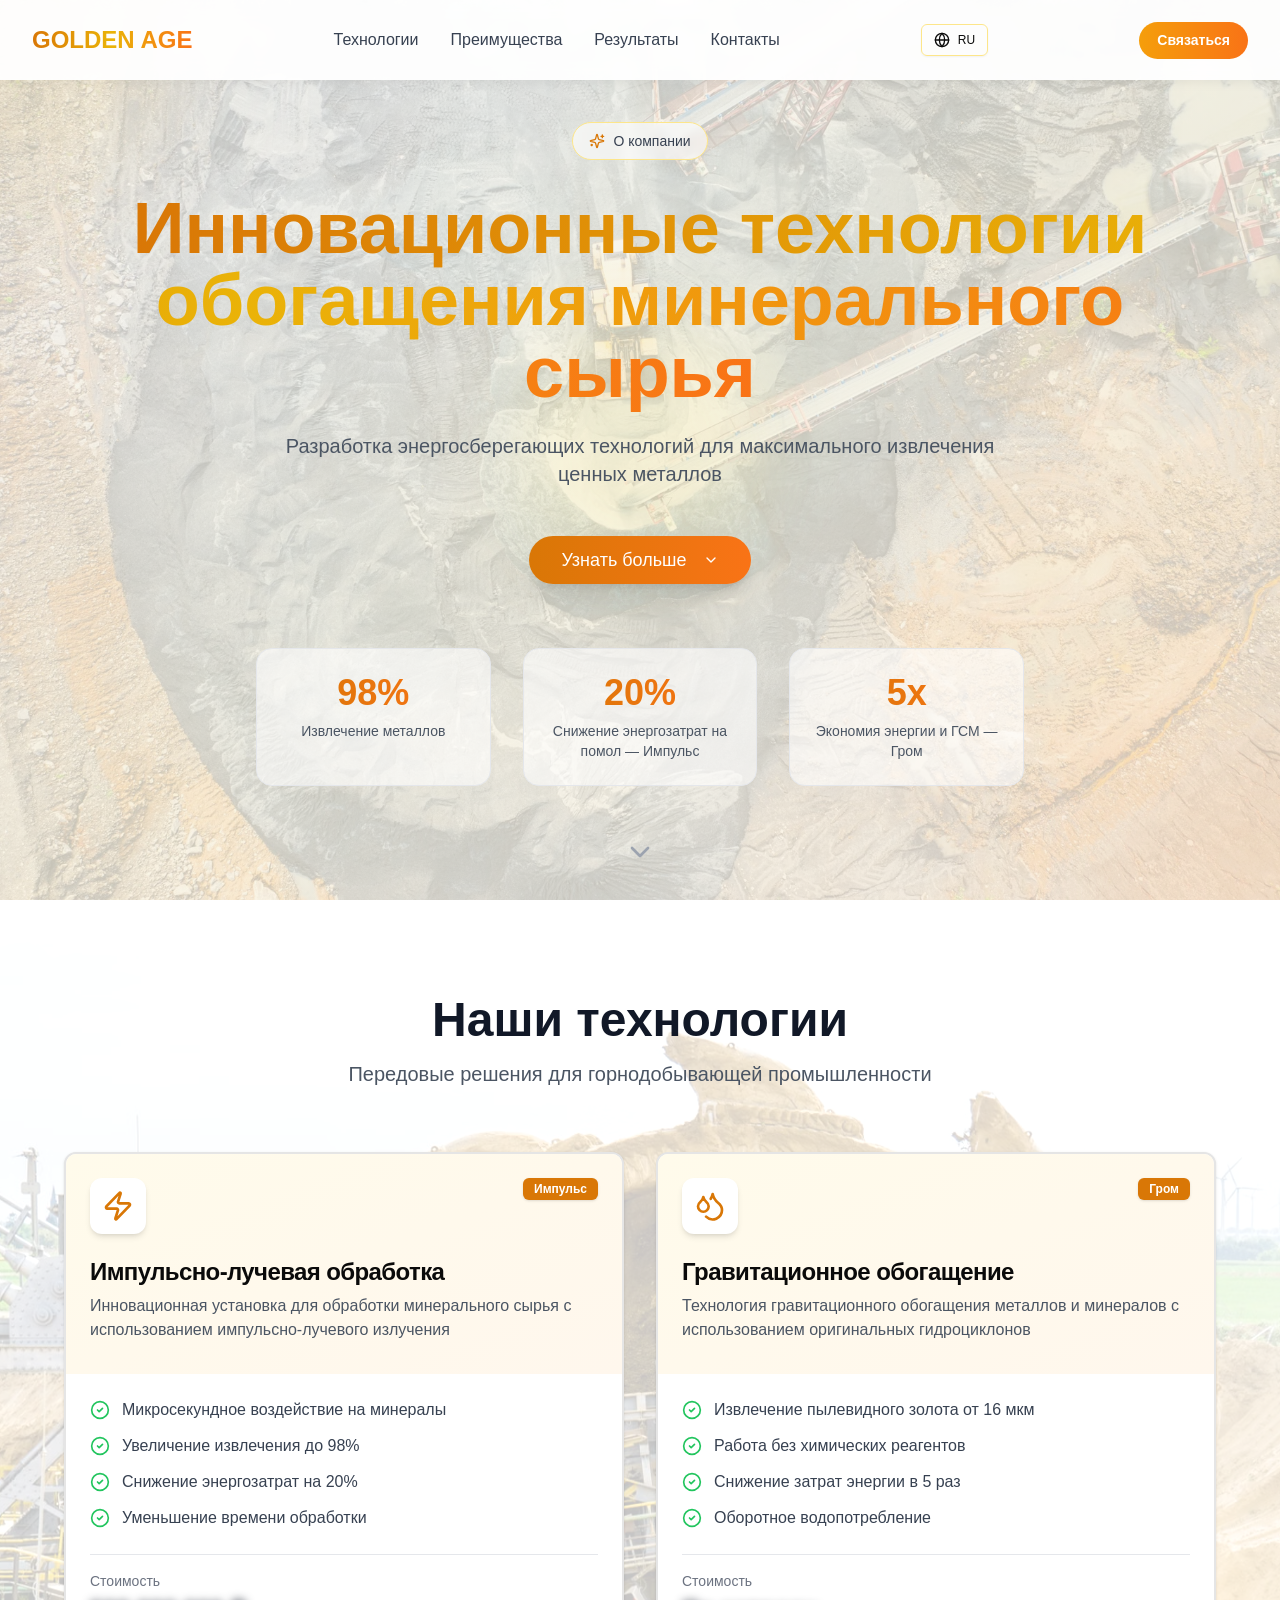
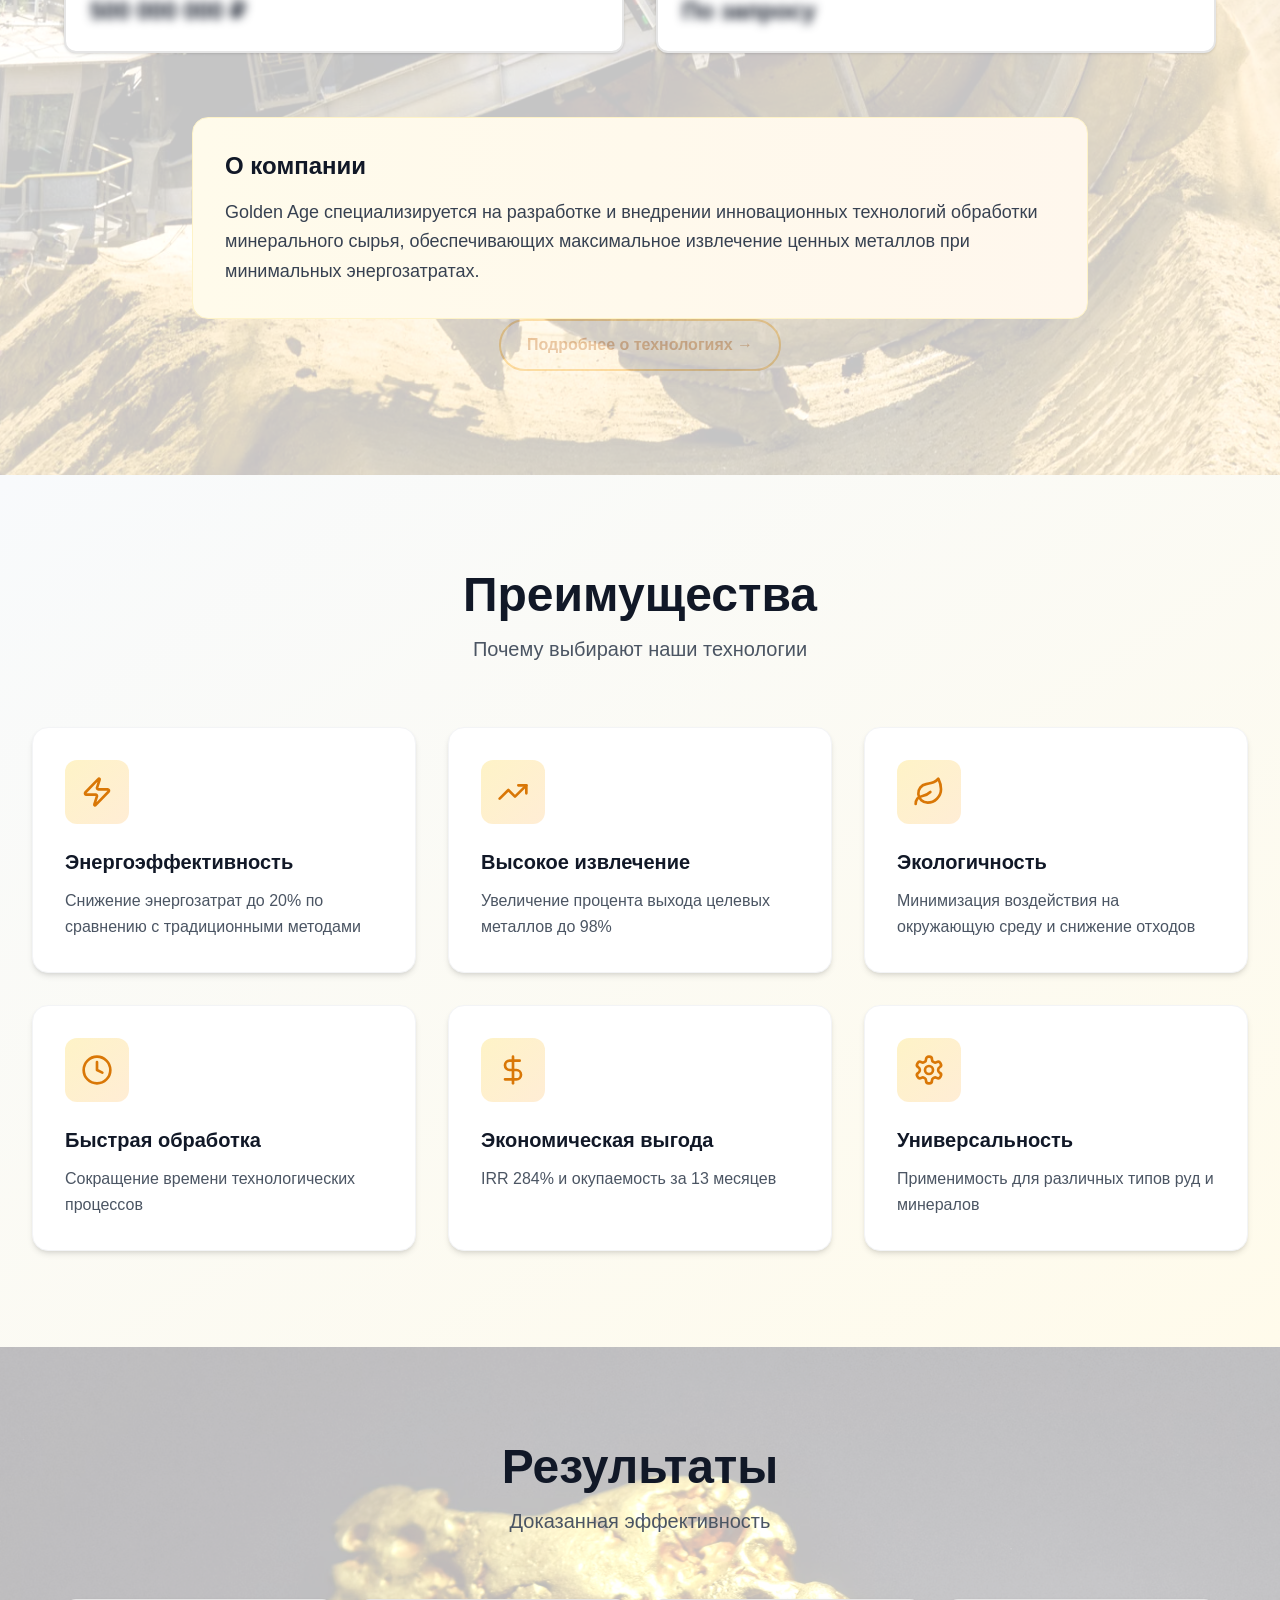
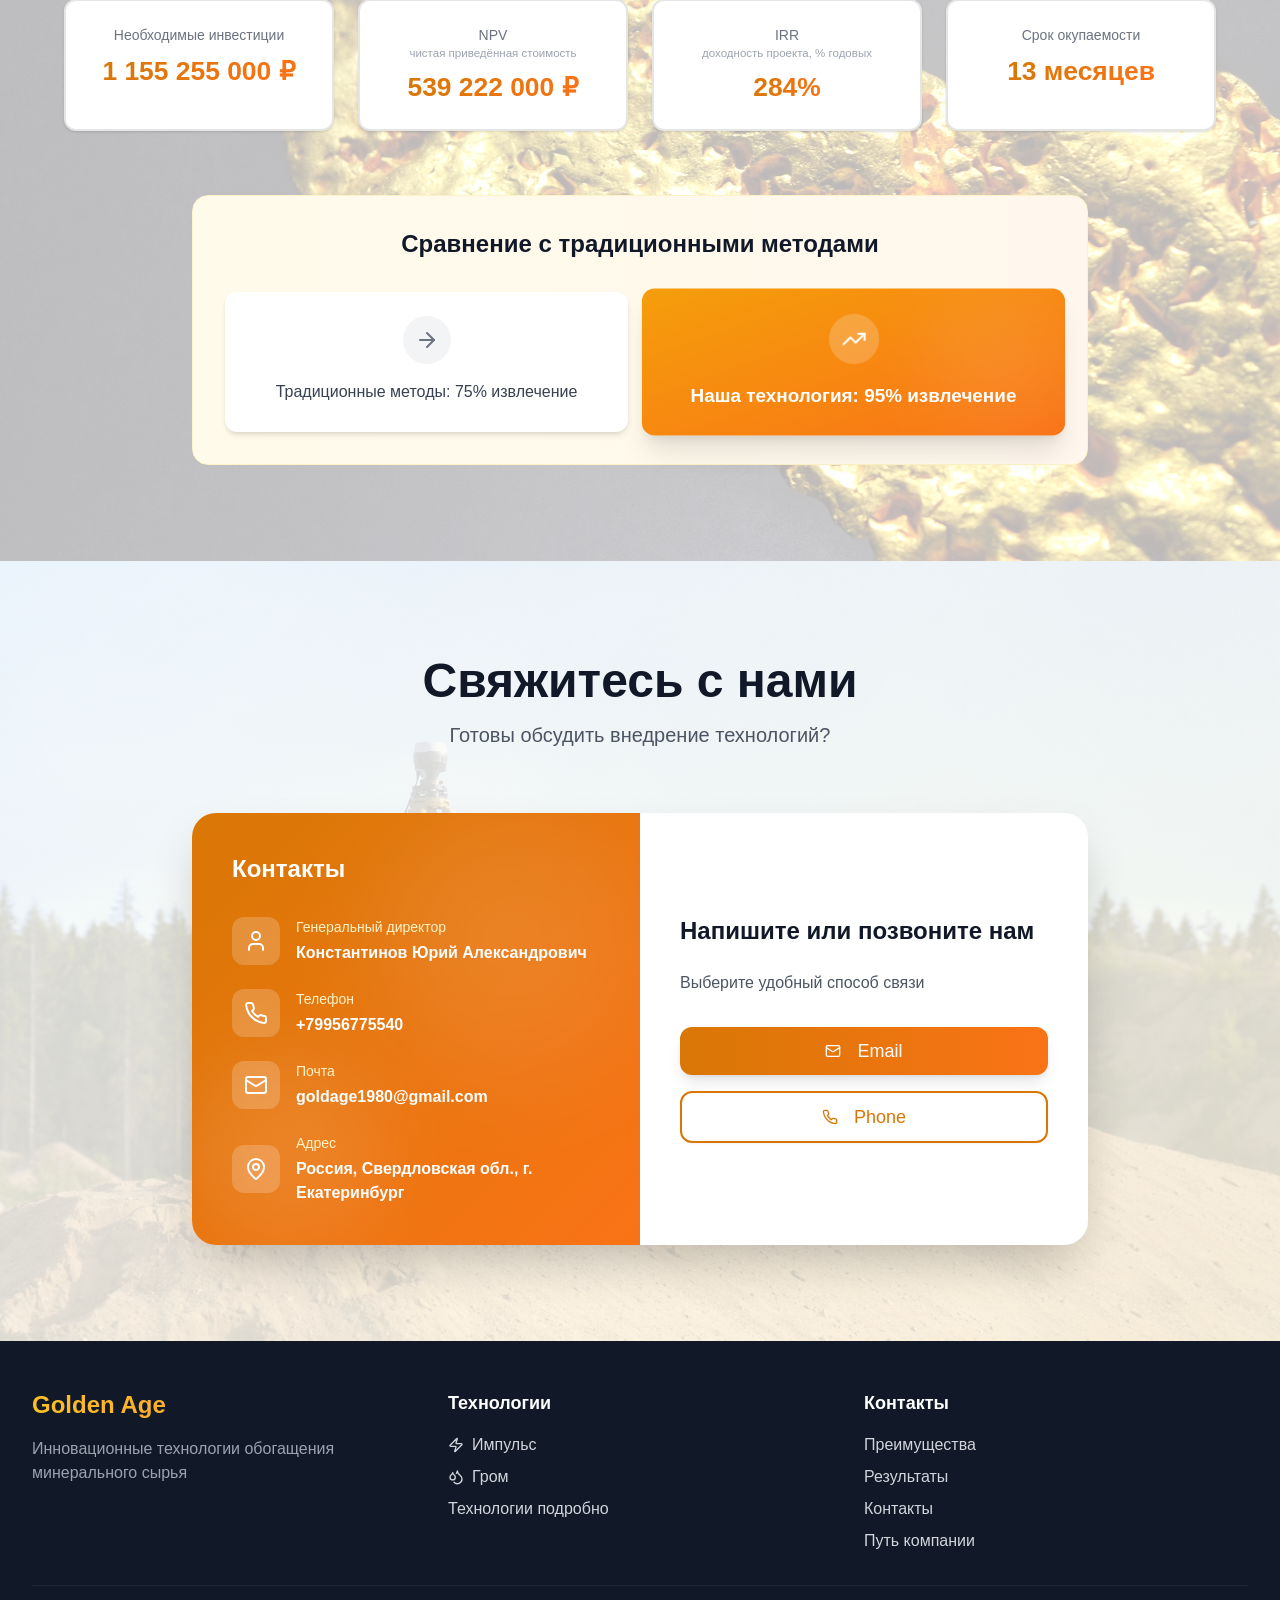
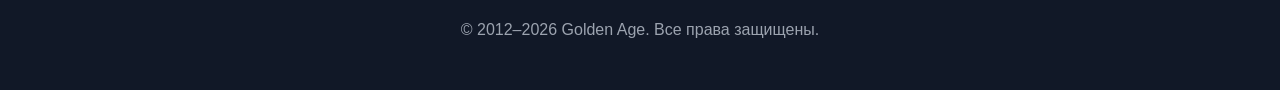
<file: index.html>
<!DOCTYPE html>
<html lang="ru"><head><meta http-equiv="Content-Type" content="text/html; charset=UTF-8"><meta name="viewport" content="width=device-width,initial-scale=1"><meta name="theme-color" content="#000000"><meta name="description" content="Golden Age — Innovative Mining Technologies. Инновационные технологии обработки минерального сырья."><title>Golden Age | Инновационные технологии обогащения минерального сырья</title><script defer="defer" src="./main.769f81d8.js"></script><link rel="icon" type="image/svg+xml" href="./favicon.svg"><link href="./main.355e3e85.css" rel="stylesheet"><style>
@media (max-width:640px){h1{font-size:2.4rem!important;line-height:1.15!important}}
/* 1: стрелка прокрутки скрыта на моб и планшетах */
@media (max-width:1024px){div.absolute.animate-bounce{display:none!important}}
/* 2: шапка ниже на мобильных и в горизонтали */
@media (max-width:640px){header .h-20{height:3.6rem!important}header .text-2xl{font-size:1.25rem!important}}
@media (max-height:500px){header .h-20{height:3rem!important}}
/* 3: низ первого экрана не слипается со следующей секцией */
section:first-of-type{padding-bottom:4.5rem!important}
@media (max-width:640px){section:first-of-type{padding-bottom:3.5rem!important}}
/* 5: суммы в Результатах одной строкой */
div.text-3xl.inline-block{white-space:nowrap}
@media (min-width:1024px){div.text-3xl.inline-block{font-size:1.65rem!important}}
/* 19: расшифровка NPV/IRR */
.ga-sub{font-size:.72rem;color:#9ca3af;margin-top:2px;line-height:1.2}
/* 26: размытая цена */
.ga-price{filter:blur(5px);cursor:pointer;transition:filter .25s;user-select:none}
.ga-price.ga-open{filter:none}
/* модальная форма */
.ga-ov{position:fixed;inset:0;background:rgba(15,23,42,.55);display:none;align-items:center;justify-content:center;z-index:9999;padding:16px}
.ga-ov.ga-show{display:flex}
.ga-md{background:#fff;border-radius:20px;max-width:430px;width:100%;padding:28px 26px;box-shadow:0 20px 60px rgba(0,0,0,.3);position:relative;font-family:inherit}
.ga-md h3{margin:0 0 6px;font-size:22px;color:#111}
.ga-md p{margin:0 0 18px;color:#777;font-size:14px}
.ga-x{position:absolute;top:10px;right:16px;font-size:22px;color:#999;cursor:pointer;background:none;border:none}
.ga-f{display:flex;flex-direction:column;gap:12px}
.ga-f input,.ga-f textarea{border:1px solid #e5e0d5;border-radius:12px;padding:12px 14px;font-size:15px;font-family:inherit;resize:none}
.ga-f input:focus,.ga-f textarea:focus{outline:2px solid #f59e0b;border-color:transparent}
.ga-send{background:linear-gradient(90deg,#f59e0b,#f97316);color:#fff;border:none;border-radius:12px;padding:13px;font-size:16px;font-weight:bold;cursor:pointer;margin-top:4px}
.ga-send:disabled{opacity:.6}
.ga-msg{font-size:13px;text-align:center;margin-top:8px}
.ga-navbtn{background:linear-gradient(90deg,#f59e0b,#f97316);color:#fff;border:none;border-radius:999px;padding:8px 18px;font-size:14px;font-weight:bold;cursor:pointer;margin-left:10px;white-space:nowrap}
@media (max-width:640px){.ga-navbtn{padding:7px 12px;font-size:12px;margin-left:6px}}

/* v6-26: шапка всегда белая, надписи не наезжают */
header{background:rgba(255,255,255,.94)!important;backdrop-filter:blur(8px);-webkit-backdrop-filter:blur(8px);box-shadow:0 1px 12px rgba(0,0,0,.07)}
header .justify-between{gap:10px}
@media (max-width:1200px){
header .text-2xl{font-size:1.15rem!important}
header nav>*+*{margin-left:1.1rem!important}
header nav button{font-size:.85rem!important}
}
@media (max-width:860px){header nav>*+*{margin-left:.75rem!important}}
/* v6-29: иконки контактов по центру строки */
#contact .flex.items-start{align-items:center!important}
/* v6-30: запрет выделения текста, кроме телефона, почты и полей формы */
body{-webkit-user-select:none;user-select:none;-webkit-tap-highlight-color:rgba(0,0,0,0)}
a[href^="tel:"],a[href^="mailto:"],input,textarea{-webkit-user-select:text!important;user-select:text!important}
/* v6: кнопка "Подробнее о технологиях" под секцией технологий */
.ga-more{display:block;width:max-content;margin:0 auto 8px;background:#fff;border:2px solid #f59e0b;color:#b45309;border-radius:999px;padding:12px 26px;font-size:16px;font-weight:bold;text-decoration:none;transition:all .2s}
.ga-more:hover{background:linear-gradient(90deg,#f59e0b,#f97316);color:#fff}
/* v6: ссылки на внутренние страницы в подвале */
footer a.ga-plink{color:inherit;text-decoration:none}
footer a.ga-plink:hover{color:#fbbf24}
</style></head><body><noscript>You need to enable JavaScript to run this app.</noscript><div id="root"></div><script defer src="./ga-addons.js"></script></body></html>
</file>
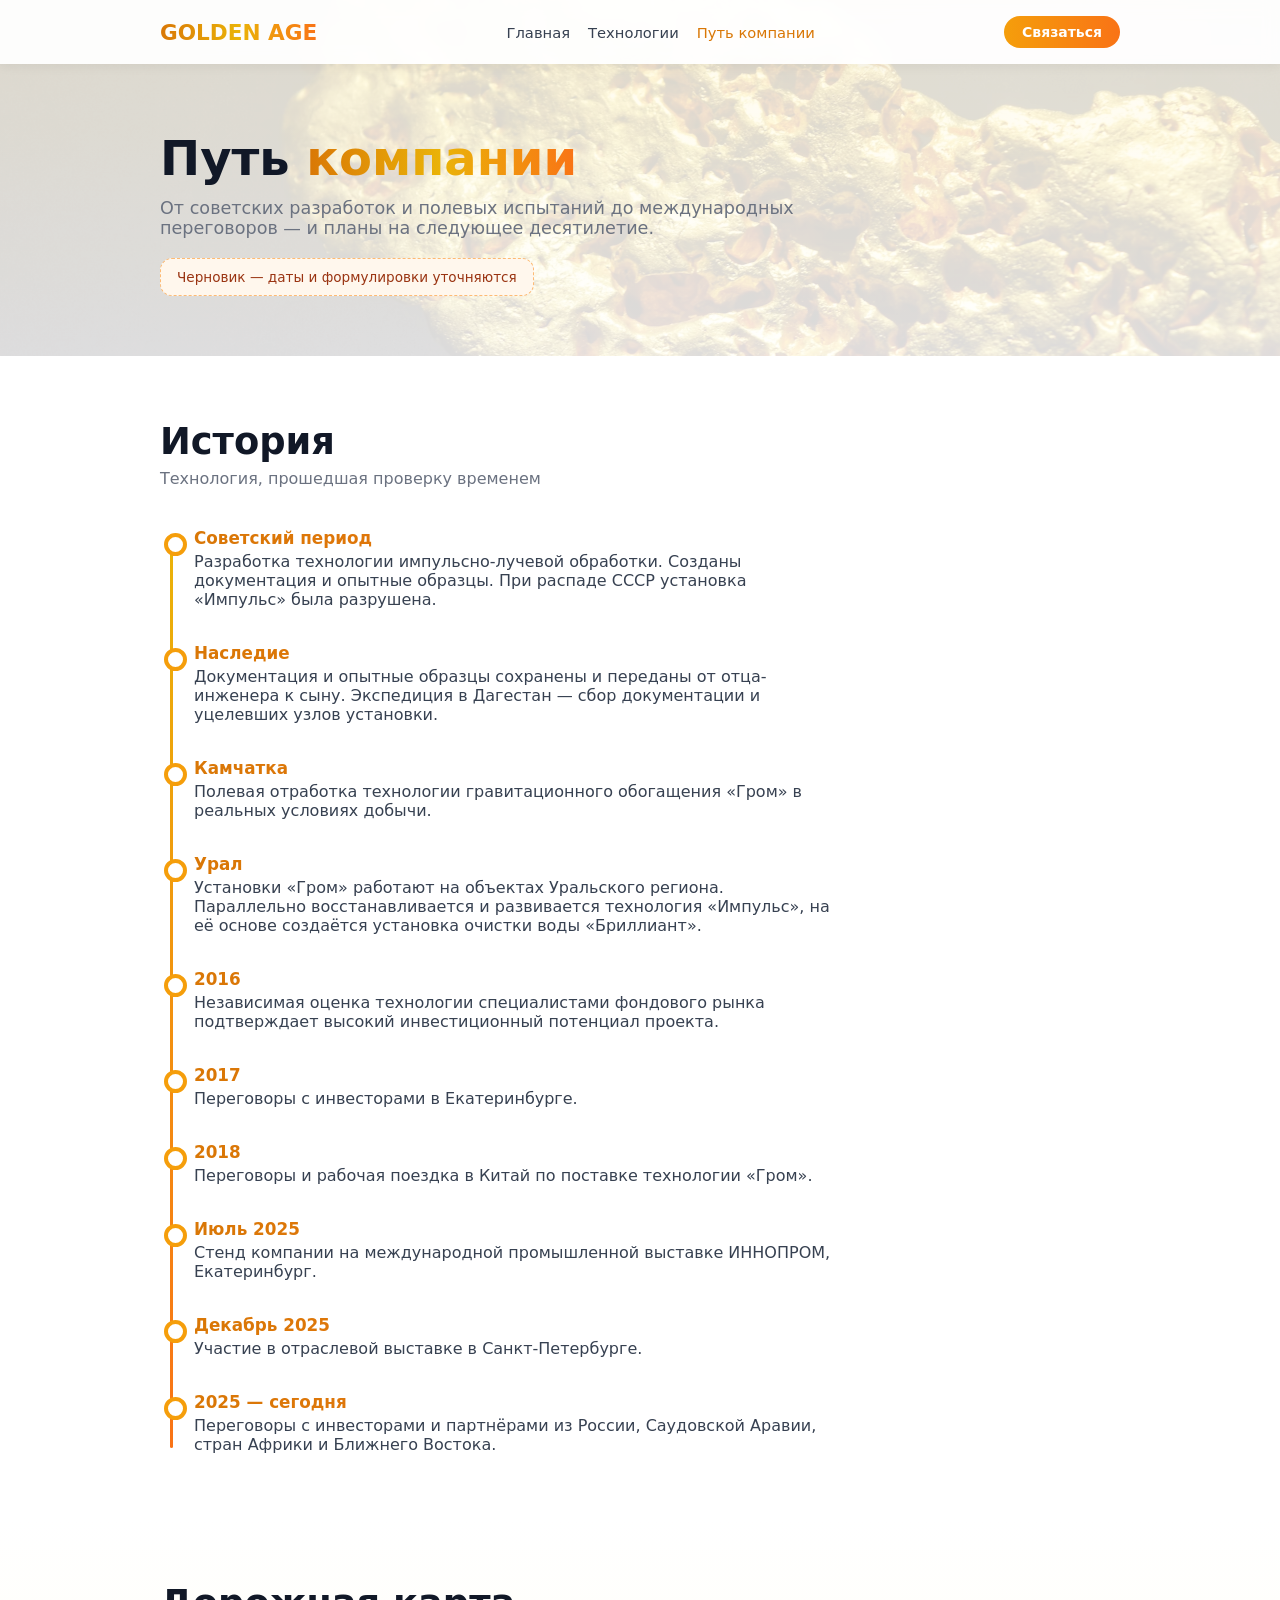
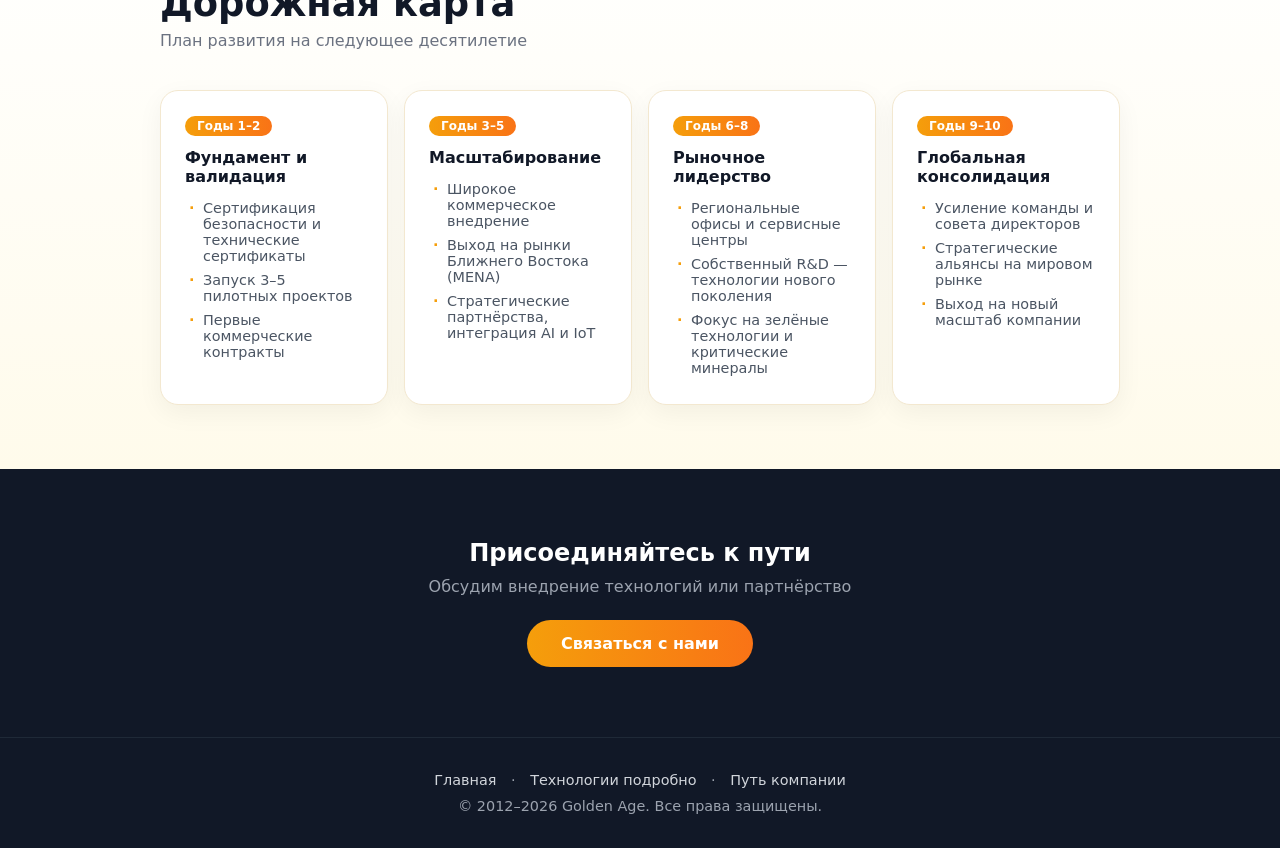
<file: path.html>
<!DOCTYPE html>
<html lang="ru">
<head>
<meta charset="UTF-8">
<meta name="viewport" content="width=device-width,initial-scale=1">
<meta name="description" content="Golden Age — путь компании: от советских разработок и полевых испытаний на Камчатке до международных переговоров и планов развития.">
<title>Путь компании | Golden Age</title>
<link rel="icon" type="image/svg+xml" href="./favicon.svg">
<style>
:root{--am:#d97706;--or:#f97316;--ink:#111827;--mut:#6b7280}
*{margin:0;padding:0;box-sizing:border-box}
html{scroll-behavior:smooth}
body{font-family:ui-sans-serif,system-ui,-apple-system,"Segoe UI",Roboto,Arial,sans-serif;color:var(--ink);background:#fff;-webkit-user-select:none;user-select:none;-webkit-tap-highlight-color:rgba(0,0,0,0)}
a[href^="tel:"],a[href^="mailto:"]{-webkit-user-select:text!important;user-select:text!important}
.wrap{max-width:1000px;margin:0 auto;padding:0 20px}
.grad{background:linear-gradient(90deg,#d97706,#eab308,#f97316);-webkit-background-clip:text;background-clip:text;color:transparent}
header{position:fixed;top:0;left:0;right:0;z-index:50;background:rgba(255,255,255,.94);backdrop-filter:blur(8px);box-shadow:0 1px 12px rgba(0,0,0,.07)}
.hrow{display:flex;align-items:center;justify-content:space-between;gap:10px;height:64px}
.logo{font-size:1.35rem;font-weight:800;text-decoration:none;white-space:nowrap}
nav{display:flex;align-items:center;gap:18px;flex-wrap:wrap}
nav a{color:#374151;text-decoration:none;font-weight:500;font-size:.92rem}
nav a:hover{color:var(--am)}
nav a.on{color:var(--am)}
.cta{background:linear-gradient(90deg,#f59e0b,#f97316);color:#fff;border-radius:999px;padding:8px 18px;font-size:14px;font-weight:700;text-decoration:none;white-space:nowrap}
@media(max-width:760px){nav{gap:12px}nav a{font-size:.8rem}.logo{font-size:1.05rem}.cta{padding:7px 12px;font-size:12px}}
.phero{padding:130px 0 60px;background:linear-gradient(180deg,#fffbeb,#fff);position:relative;overflow:hidden}
.phero::before{content:"";position:absolute;inset:0;background:url(./bg-results.jpg) center/cover no-repeat;opacity:.14}
.phero .wrap{position:relative}
.phero h1{font-size:clamp(1.9rem,4.5vw,3rem);margin-bottom:12px}
.phero p{color:var(--mut);font-size:1.1rem;max-width:640px}
.draft{background:#fff7ed;border:1px dashed #fdba74;border-radius:12px;padding:10px 16px;color:#9a3412;font-size:.85rem;margin-top:20px;display:inline-block}
section{padding:64px 0}
section h2{font-size:clamp(1.6rem,3.4vw,2.3rem);margin-bottom:6px}
.sub{color:var(--mut);margin-bottom:40px}
/* таймлайн */
.tl{position:relative;padding-left:34px}
.tl::before{content:"";position:absolute;left:10px;top:6px;bottom:6px;width:3px;background:linear-gradient(#eab308,#f97316);border-radius:2px}
.ev{position:relative;padding-bottom:34px}
.ev:last-child{padding-bottom:0}
.ev::before{content:"";position:absolute;left:-30px;top:5px;width:15px;height:15px;border-radius:50%;background:#fff;border:4px solid #f59e0b}
.ev .yr{font-weight:800;font-size:1.05rem;background:linear-gradient(90deg,#d97706,#f97316);-webkit-background-clip:text;background-clip:text;color:transparent;margin-bottom:4px}
.ev p{color:#374151;max-width:640px}
.alt{background:linear-gradient(180deg,#fff,#fffbeb)}
/* дорожная карта */
.rm{display:grid;grid-template-columns:repeat(auto-fit,minmax(220px,1fr));gap:16px}
.rmc{background:#fff;border:1px solid #f3e8d0;border-radius:18px;padding:24px;box-shadow:0 8px 26px rgba(0,0,0,.05)}
.rmc .ph{display:inline-block;background:linear-gradient(90deg,#f59e0b,#f97316);color:#fff;border-radius:999px;padding:3px 12px;font-size:.75rem;font-weight:700;margin-bottom:12px}
.rmc b{display:block;margin-bottom:10px}
.rmc ul{list-style:none}
.rmc li{padding:4px 0 4px 18px;position:relative;font-size:.9rem;color:#4b5563}
.rmc li::before{content:"·";position:absolute;left:4px;color:#f59e0b;font-weight:900}
.pcta{background:#111827;color:#fff;text-align:center;padding:70px 0}
.pcta h2{margin-bottom:10px}
.pcta p{color:#9ca3af;margin-bottom:24px}
.pcta a.btn{display:inline-block;background:linear-gradient(90deg,#f59e0b,#f97316);color:#fff;border-radius:999px;padding:14px 34px;font-weight:700;text-decoration:none}
footer{background:#111827;color:#9ca3af;padding:34px 0;border-top:1px solid #1f2937;text-align:center;font-size:.9rem}
footer a{color:#d1d5db;text-decoration:none;margin:0 10px}
footer a:hover{color:#fbbf24}
</style>
</head>
<body>

<header><div class="wrap hrow">
<a class="logo grad" href="index.html" translate="no">GOLDEN AGE</a>
<nav>
<a href="index.html">Главная</a>
<a href="technologies.html">Технологии</a>
<a class="on" href="path.html">Путь компании</a>
</nav>
<a class="cta" href="index.html#contact">Связаться</a>
</div></header>

<div class="phero"><div class="wrap">
<h1>Путь <span class="grad">компании</span></h1>
<p>От советских разработок и полевых испытаний до международных переговоров — и планы на следующее десятилетие.</p>
<div class="draft">Черновик — даты и формулировки уточняются</div>
</div></div>

<section id="history"><div class="wrap">
<h2>История</h2>
<p class="sub">Технология, прошедшая проверку временем</p>
<div class="tl">
<div class="ev"><div class="yr">Советский период</div><p>Разработка технологии импульсно-лучевой обработки. Созданы документация и опытные образцы. При распаде СССР установка «Импульс» была разрушена.</p></div>
<div class="ev"><div class="yr">Наследие</div><p>Документация и опытные образцы сохранены и переданы от отца-инженера к сыну. Экспедиция в Дагестан — сбор документации и уцелевших узлов установки.</p></div>
<div class="ev"><div class="yr">Камчатка</div><p>Полевая отработка технологии гравитационного обогащения «Гром» в реальных условиях добычи.</p></div>
<div class="ev"><div class="yr">Урал</div><p>Установки «Гром» работают на объектах Уральского региона. Параллельно восстанавливается и развивается технология «Импульс», на её основе создаётся установка очистки воды «Бриллиант».</p></div>
<div class="ev"><div class="yr">2016</div><p>Независимая оценка технологии специалистами фондового рынка подтверждает высокий инвестиционный потенциал проекта.</p></div>
<div class="ev"><div class="yr">2017</div><p>Переговоры с инвесторами в Екатеринбурге.</p></div>
<div class="ev"><div class="yr">2018</div><p>Переговоры и рабочая поездка в Китай по поставке технологии «Гром».</p></div>
<div class="ev"><div class="yr">Июль 2025</div><p>Стенд компании на международной промышленной выставке ИННОПРОМ, Екатеринбург.</p></div>
<div class="ev"><div class="yr">Декабрь 2025</div><p>Участие в отраслевой выставке в Санкт-Петербурге.</p></div>
<div class="ev"><div class="yr">2025 — сегодня</div><p>Переговоры с инвесторами и партнёрами из России, Саудовской Аравии, стран Африки и Ближнего Востока.</p></div>
</div>
</div></section>

<section class="alt" id="roadmap"><div class="wrap">
<h2>Дорожная карта</h2>
<p class="sub">План развития на следующее десятилетие</p>
<div class="rm">
<div class="rmc"><span class="ph">Годы 1–2</span><b>Фундамент и валидация</b>
<ul><li>Сертификация безопасности и технические сертификаты</li><li>Запуск 3–5 пилотных проектов</li><li>Первые коммерческие контракты</li></ul></div>
<div class="rmc"><span class="ph">Годы 3–5</span><b>Масштабирование</b>
<ul><li>Широкое коммерческое внедрение</li><li>Выход на рынки Ближнего Востока (MENA)</li><li>Стратегические партнёрства, интеграция AI и IoT</li></ul></div>
<div class="rmc"><span class="ph">Годы 6–8</span><b>Рыночное лидерство</b>
<ul><li>Региональные офисы и сервисные центры</li><li>Собственный R&amp;D — технологии нового поколения</li><li>Фокус на зелёные технологии и критические минералы</li></ul></div>
<div class="rmc"><span class="ph">Годы 9–10</span><b>Глобальная консолидация</b>
<ul><li>Усиление команды и совета директоров</li><li>Стратегические альянсы на мировом рынке</li><li>Выход на новый масштаб компании</li></ul></div>
</div>
</div></section>

<div class="pcta">
<div class="wrap">
<h2>Присоединяйтесь к пути</h2>
<p>Обсудим внедрение технологий или партнёрство</p>
<a class="btn" href="index.html#contact">Связаться с нами</a>
</div>
</div>

<footer><div class="wrap">
<div style="margin-bottom:10px">
<a href="index.html">Главная</a> · <a href="technologies.html">Технологии подробно</a> · <a href="path.html">Путь компании</a>
</div>
© 2012–2026 Golden Age. Все права защищены.
</div></footer>

</body>
</html>
</file>
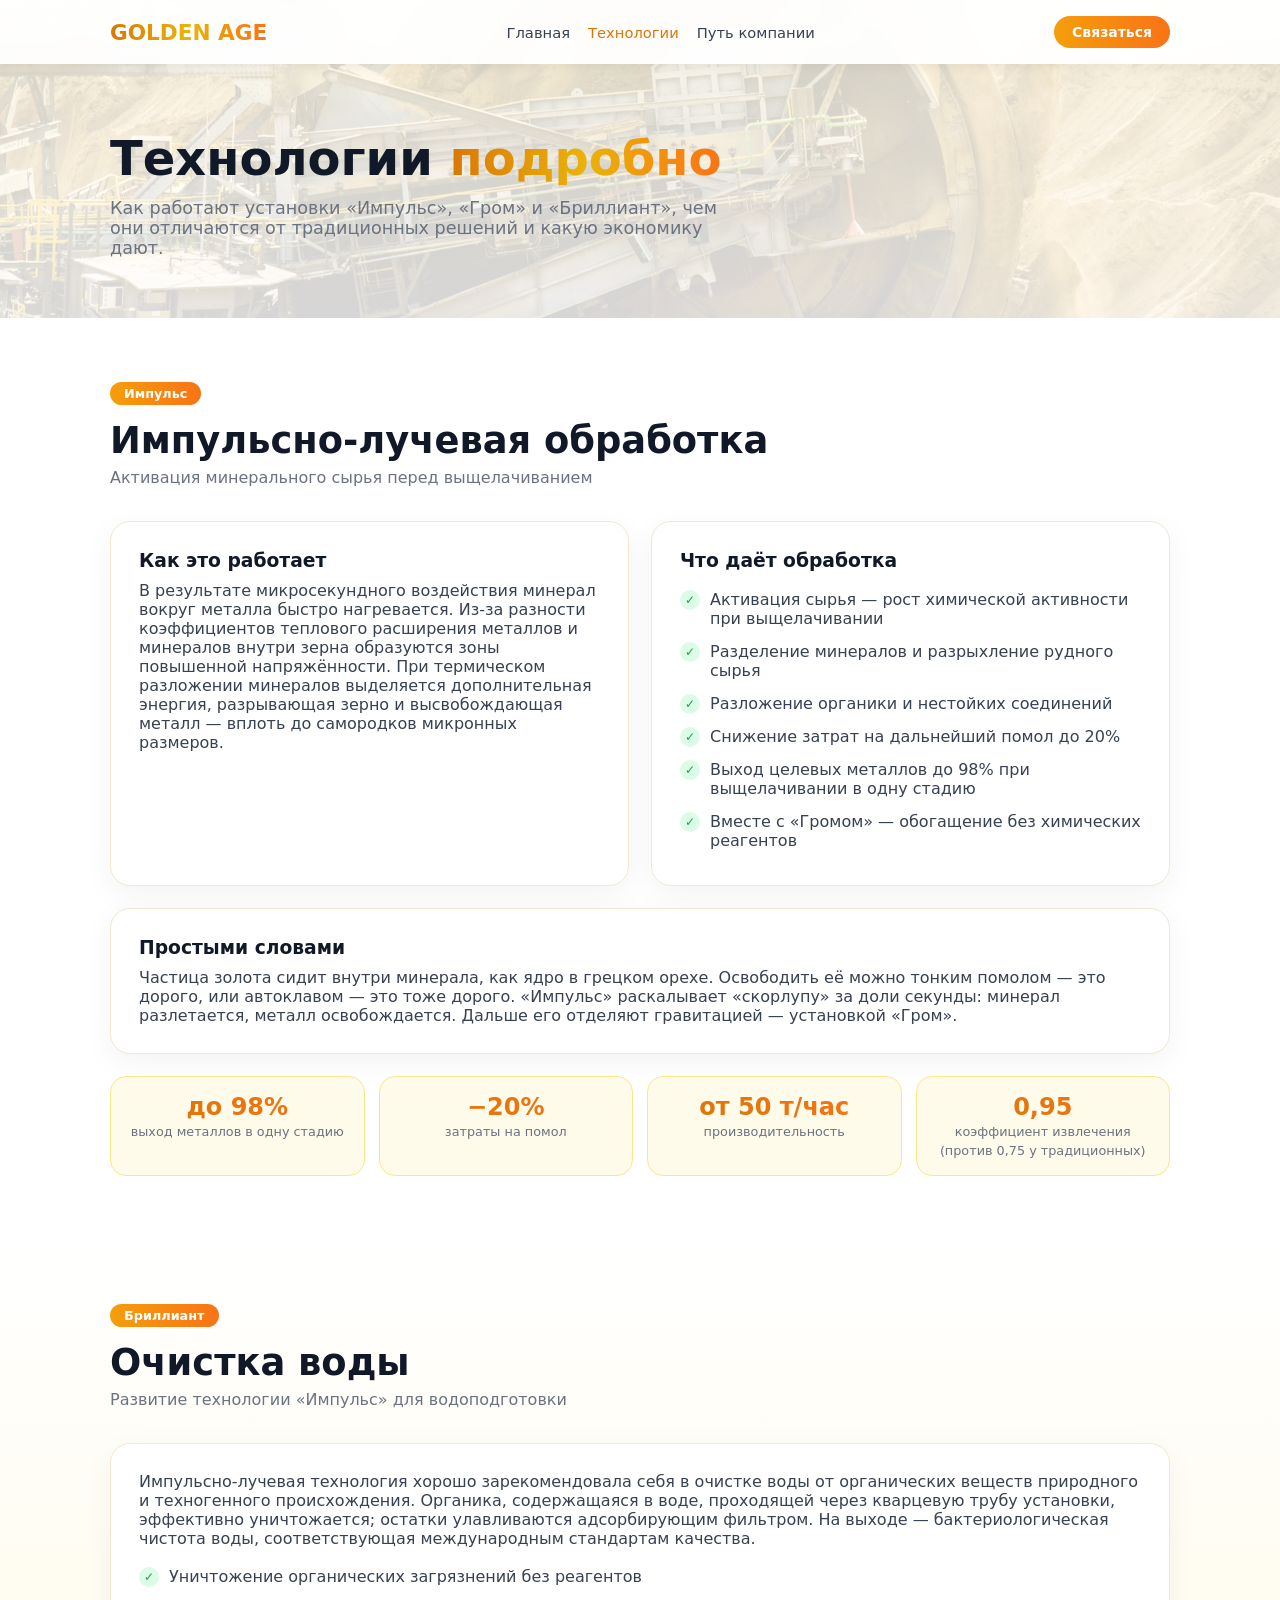
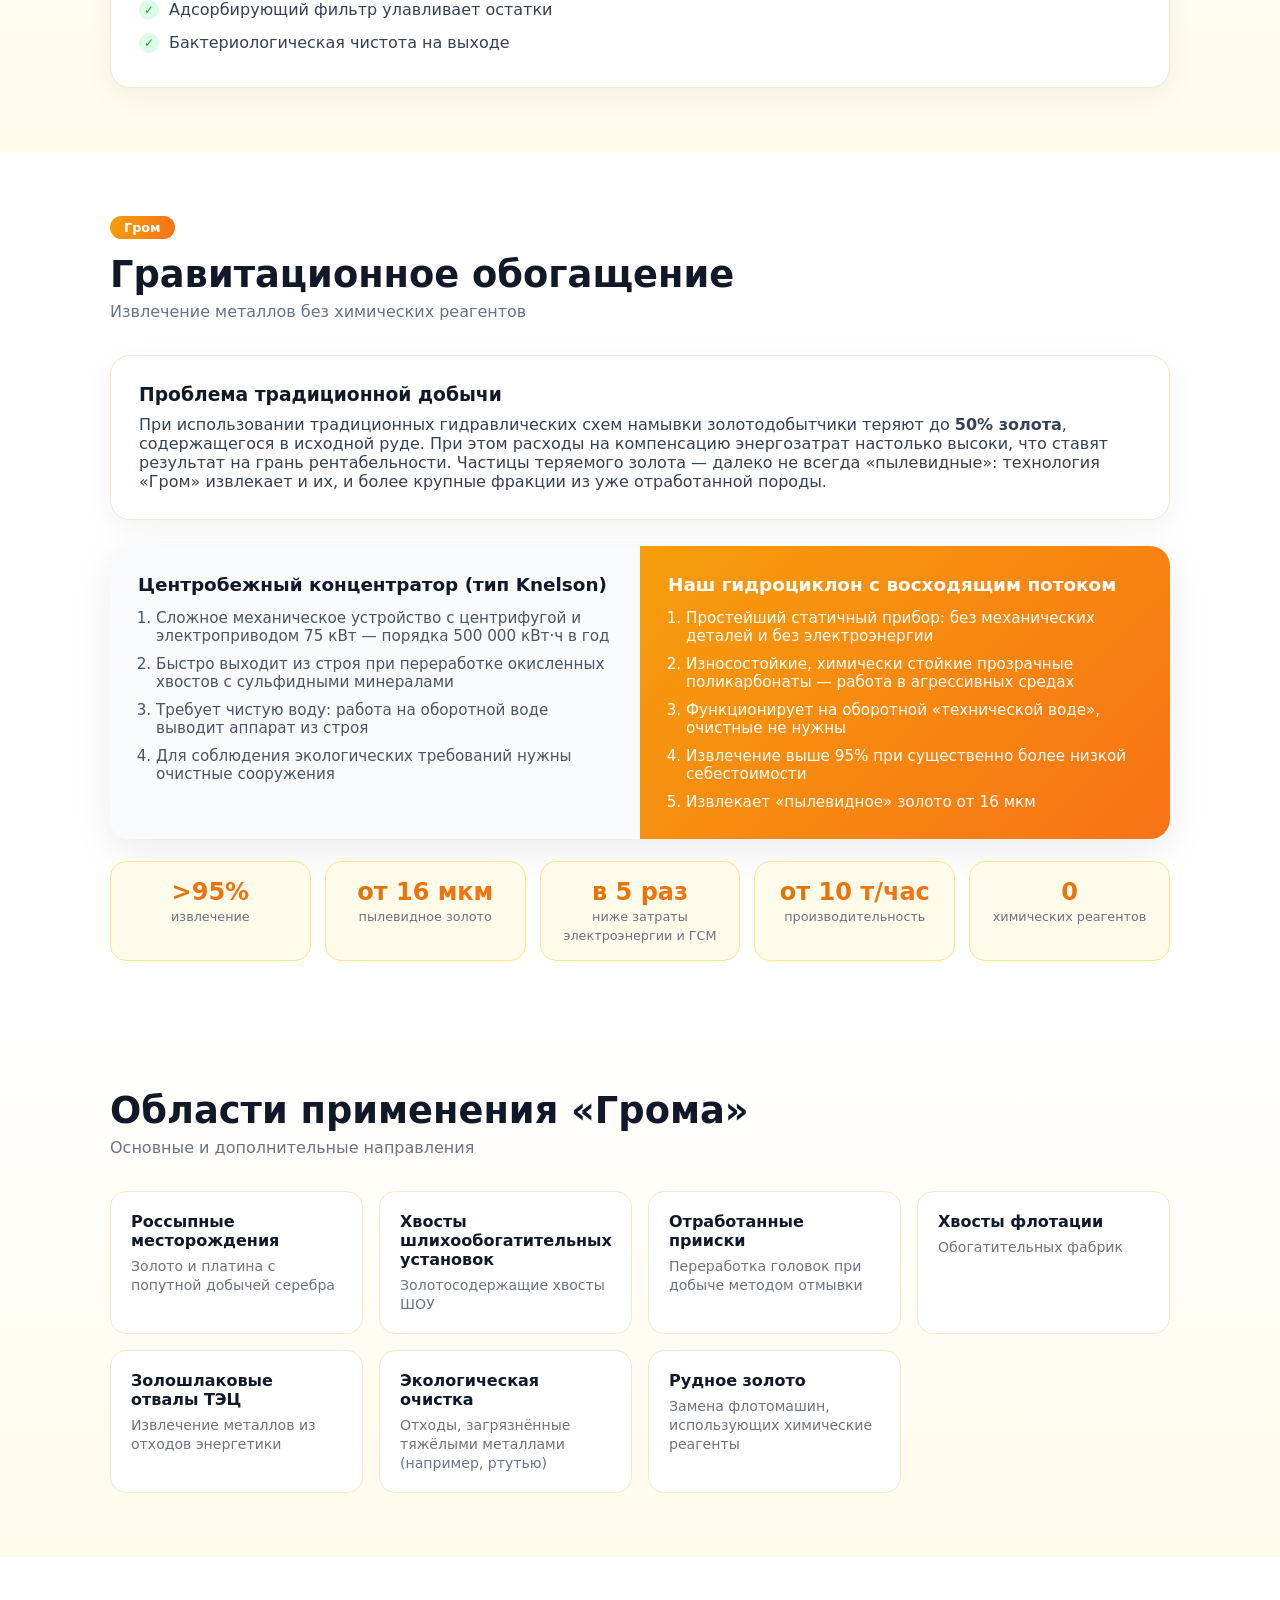
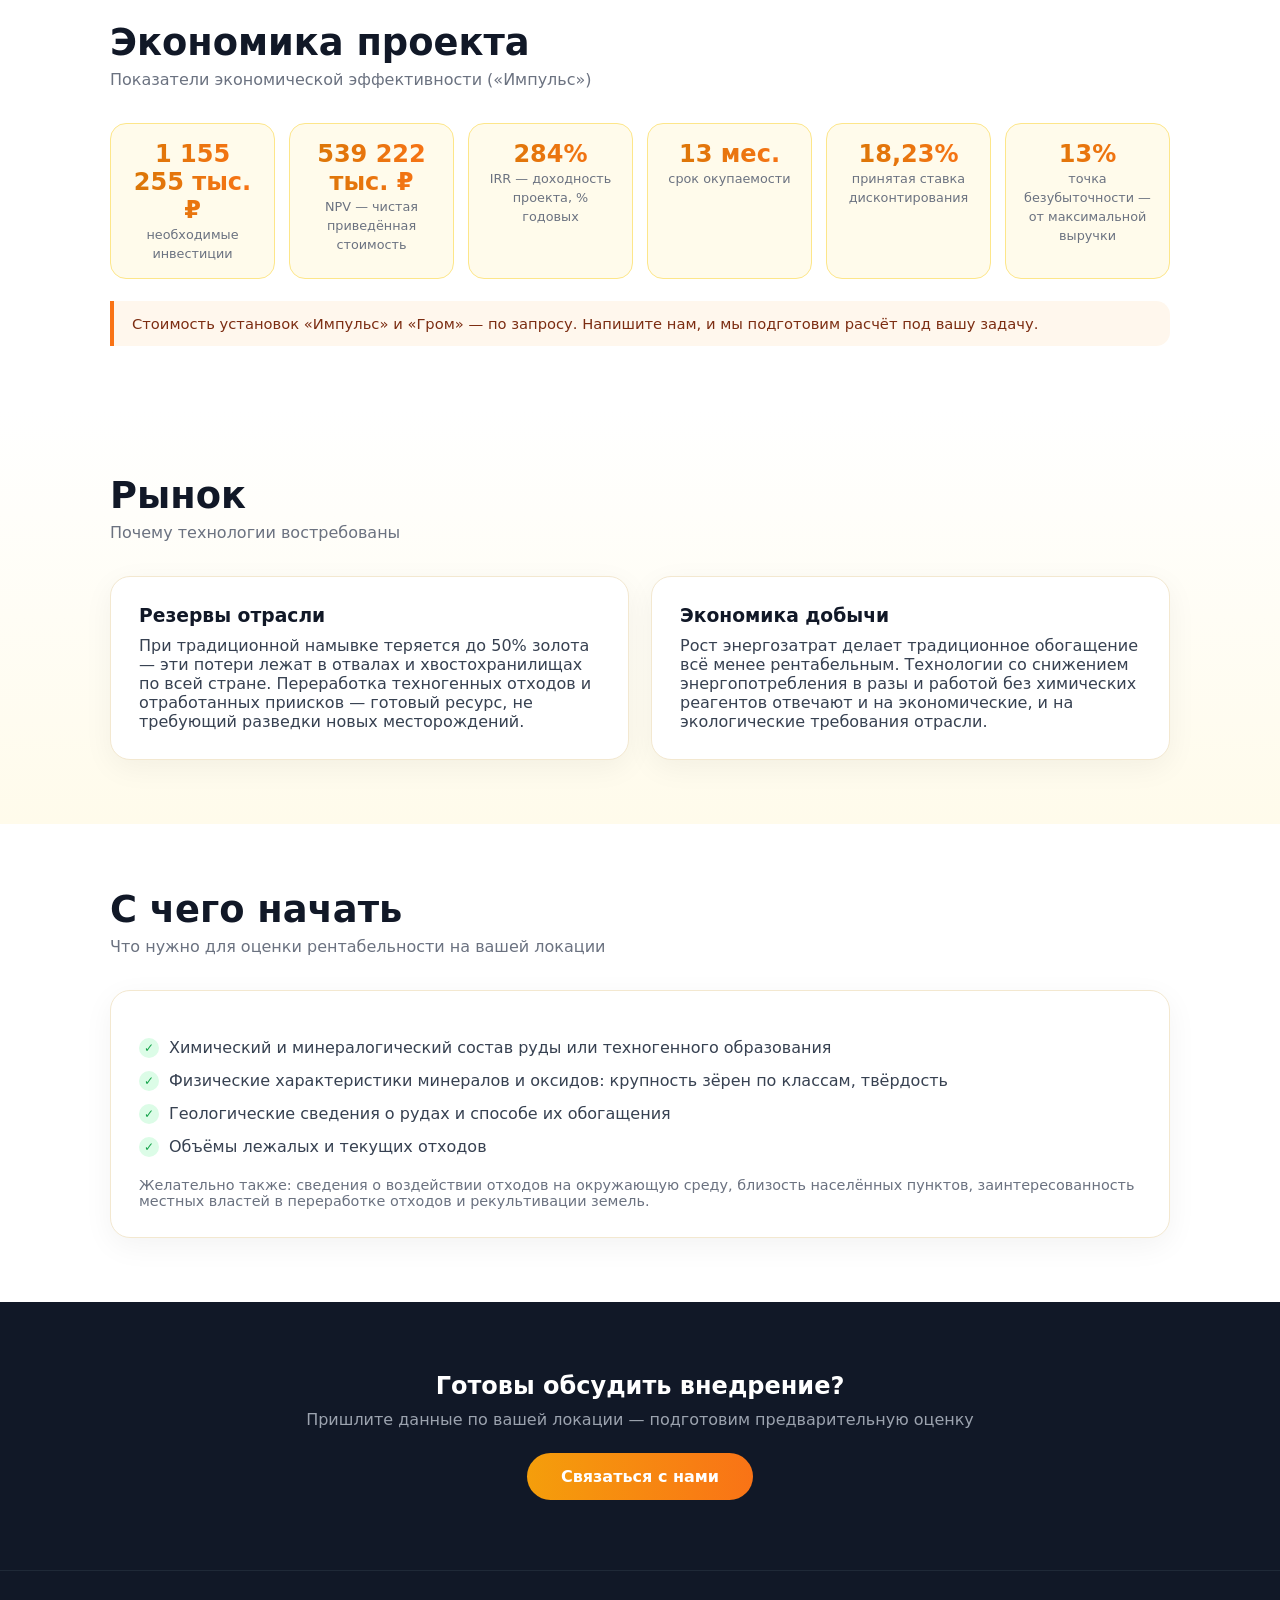
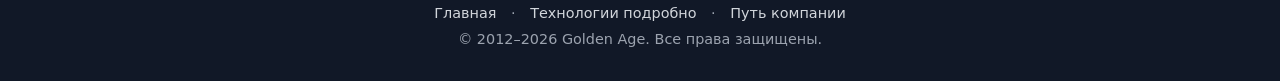
<file: technologies.html>
<!DOCTYPE html>
<html lang="ru">
<head>
<meta charset="UTF-8">
<meta name="viewport" content="width=device-width,initial-scale=1">
<meta name="description" content="Golden Age — технологии Импульс, Гром и Бриллиант подробно: принцип работы, сравнение, применение, экономика.">
<title>Технологии подробно | Golden Age</title>
<link rel="icon" type="image/svg+xml" href="./favicon.svg">
<style>
:root{--am:#d97706;--or:#f97316;--ink:#111827;--mut:#6b7280}
*{margin:0;padding:0;box-sizing:border-box}
html{scroll-behavior:smooth}
body{font-family:ui-sans-serif,system-ui,-apple-system,"Segoe UI",Roboto,Arial,sans-serif;color:var(--ink);background:#fff;-webkit-user-select:none;user-select:none;-webkit-tap-highlight-color:rgba(0,0,0,0)}
a[href^="tel:"],a[href^="mailto:"]{-webkit-user-select:text!important;user-select:text!important}
.wrap{max-width:1100px;margin:0 auto;padding:0 20px}
.grad{background:linear-gradient(90deg,#d97706,#eab308,#f97316);-webkit-background-clip:text;background-clip:text;color:transparent}
/* шапка */
header{position:fixed;top:0;left:0;right:0;z-index:50;background:rgba(255,255,255,.94);backdrop-filter:blur(8px);box-shadow:0 1px 12px rgba(0,0,0,.07)}
.hrow{display:flex;align-items:center;justify-content:space-between;gap:10px;height:64px}
.logo{font-size:1.35rem;font-weight:800;text-decoration:none;white-space:nowrap}
nav{display:flex;align-items:center;gap:18px;flex-wrap:wrap}
nav a{color:#374151;text-decoration:none;font-weight:500;font-size:.92rem}
nav a:hover{color:var(--am)}
nav a.on{color:var(--am)}
.cta{background:linear-gradient(90deg,#f59e0b,#f97316);color:#fff;border-radius:999px;padding:8px 18px;font-size:14px;font-weight:700;text-decoration:none;white-space:nowrap}
@media(max-width:760px){nav{gap:12px}nav a{font-size:.8rem}.logo{font-size:1.05rem}.cta{padding:7px 12px;font-size:12px}}
/* герой страницы */
.phero{padding:130px 0 60px;background:linear-gradient(180deg,#fffbeb,#fff);position:relative;overflow:hidden}
.phero::before{content:"";position:absolute;inset:0;background:url(./bg-tech.jpg) center/cover no-repeat;opacity:.16}
.phero .wrap{position:relative}
.phero h1{font-size:clamp(1.9rem,4.5vw,3rem);margin-bottom:12px}
.phero p{color:var(--mut);font-size:1.1rem;max-width:640px}
/* секции */
section{padding:64px 0}
section h2{font-size:clamp(1.6rem,3.4vw,2.3rem);margin-bottom:6px}
.sub{color:var(--mut);margin-bottom:34px}
.badge{display:inline-block;background:linear-gradient(90deg,#f59e0b,#f97316);color:#fff;border-radius:999px;padding:4px 14px;font-size:.8rem;font-weight:700;margin-bottom:14px}
.card{background:#fff;border:1px solid #f3e8d0;border-radius:20px;padding:28px;box-shadow:0 8px 30px rgba(0,0,0,.05)}
.cols{display:grid;grid-template-columns:1fr 1fr;gap:22px}
@media(max-width:820px){.cols{grid-template-columns:1fr}}
ul.tick{list-style:none;margin-top:12px}
ul.tick li{padding:7px 0 7px 30px;position:relative;color:#374151}
ul.tick li::before{content:"✓";position:absolute;left:0;top:7px;width:20px;height:20px;border-radius:50%;background:#dcfce7;color:#16a34a;font-size:.75rem;display:flex;align-items:center;justify-content:center}
.kpis{display:grid;grid-template-columns:repeat(auto-fit,minmax(150px,1fr));gap:14px;margin-top:22px}
.kpi{background:#fffbeb;border:1px solid #fde68a;border-radius:16px;padding:16px;text-align:center}
.kpi b{display:block;font-size:1.5rem;background:linear-gradient(90deg,#d97706,#f97316);-webkit-background-clip:text;background-clip:text;color:transparent}
.kpi span{font-size:.8rem;color:var(--mut)}
.alt{background:linear-gradient(180deg,#fff,#fffbeb)}
/* сравнение гидроциклонов */
.vs{display:grid;grid-template-columns:1fr 1fr;gap:0;border-radius:20px;overflow:hidden;box-shadow:0 12px 40px rgba(0,0,0,.08)}
@media(max-width:820px){.vs{grid-template-columns:1fr}}
.vs>div{padding:28px}
.vs .old{background:#f9fafb}
.vs .new{background:linear-gradient(135deg,#f59e0b,#f97316);color:#fff}
.vs h3{margin-bottom:14px;font-size:1.15rem}
.vs ol{margin-left:18px;display:grid;gap:10px;font-size:.95rem}
.vs .old ol{color:#4b5563}
/* заметка */
.note{background:#fff7ed;border-left:4px solid var(--or);border-radius:0 14px 14px 0;padding:14px 18px;color:#7c2d12;font-size:.92rem;margin-top:22px}
/* применение */
.grid3{display:grid;grid-template-columns:repeat(auto-fit,minmax(230px,1fr));gap:16px}
.app{background:#fff;border:1px solid #f3e8d0;border-radius:16px;padding:20px}
.app b{display:block;margin-bottom:6px}
.app span{font-size:.88rem;color:var(--mut)}
/* CTA */
.pcta{background:#111827;color:#fff;text-align:center;padding:70px 0}
.pcta h2{margin-bottom:10px}
.pcta p{color:#9ca3af;margin-bottom:24px}
.pcta a.btn{display:inline-block;background:linear-gradient(90deg,#f59e0b,#f97316);color:#fff;border-radius:999px;padding:14px 34px;font-weight:700;text-decoration:none}
/* подвал */
footer{background:#111827;color:#9ca3af;padding:34px 0;border-top:1px solid #1f2937;text-align:center;font-size:.9rem}
footer a{color:#d1d5db;text-decoration:none;margin:0 10px}
footer a:hover{color:#fbbf24}
</style>
</head>
<body>

<header><div class="wrap hrow">
<a class="logo grad" href="index.html" translate="no">GOLDEN AGE</a>
<nav>
<a href="index.html">Главная</a>
<a class="on" href="technologies.html">Технологии</a>
<a href="path.html">Путь компании</a>
</nav>
<a class="cta" href="index.html#contact">Связаться</a>
</div></header>

<div class="phero"><div class="wrap">
<h1>Технологии <span class="grad">подробно</span></h1>
<p>Как работают установки «Импульс», «Гром» и «Бриллиант», чем они отличаются от традиционных решений и какую экономику дают.</p>
</div></div>

<!-- ИМПУЛЬС -->
<section id="impulse"><div class="wrap">
<span class="badge">Импульс</span>
<h2>Импульсно-лучевая обработка</h2>
<p class="sub">Активация минерального сырья перед выщелачиванием</p>
<div class="cols">
<div class="card">
<h3>Как это работает</h3>
<p style="color:#374151;margin-top:10px">В результате микросекундного воздействия минерал вокруг металла быстро нагревается. Из-за разности коэффициентов теплового расширения металлов и минералов внутри зерна образуются зоны повышенной напряжённости. При термическом разложении минералов выделяется дополнительная энергия, разрывающая зерно и высвобождающая металл — вплоть до самородков микронных размеров.</p>
</div>
<div class="card">
<h3>Что даёт обработка</h3>
<ul class="tick">
<li>Активация сырья — рост химической активности при выщелачивании</li>
<li>Разделение минералов и разрыхление рудного сырья</li>
<li>Разложение органики и нестойких соединений</li>
<li>Снижение затрат на дальнейший помол до 20%</li>
<li>Выход целевых металлов до 98% при выщелачивании в одну стадию</li>
<li>Вместе с «Громом» — обогащение без химических реагентов</li>
</ul>
</div>
</div>
<div class="card" style="margin-top:22px">
<h3>Простыми словами</h3>
<p style="color:#374151;margin-top:10px">Частица золота сидит внутри минерала, как ядро в грецком орехе. Освободить её можно тонким помолом — это дорого, или автоклавом — это тоже дорого. «Импульс» раскалывает «скорлупу» за доли секунды: минерал разлетается, металл освобождается. Дальше его отделяют гравитацией — установкой «Гром».</p>
</div>
<div class="kpis">
<div class="kpi"><b>до 98%</b><span>выход металлов в одну стадию</span></div>
<div class="kpi"><b>−20%</b><span>затраты на помол</span></div>
<div class="kpi"><b>от 50 т/час</b><span>производительность</span></div>
<div class="kpi"><b>0,95</b><span>коэффициент извлечения (против 0,75 у традиционных)</span></div>
</div>
</div></section>

<!-- БРИЛЛИАНТ -->
<section class="alt" id="brilliant"><div class="wrap">
<span class="badge">Бриллиант</span>
<h2>Очистка воды</h2>
<p class="sub">Развитие технологии «Импульс» для водоподготовки</p>
<div class="card">
<p style="color:#374151">Импульсно-лучевая технология хорошо зарекомендовала себя в очистке воды от органических веществ природного и техногенного происхождения. Органика, содержащаяся в воде, проходящей через кварцевую трубу установки, эффективно уничтожается; остатки улавливаются адсорбирующим фильтром. На выходе — бактериологическая чистота воды, соответствующая международным стандартам качества.</p>
<ul class="tick">
<li>Уничтожение органических загрязнений без реагентов</li>
<li>Адсорбирующий фильтр улавливает остатки</li>
<li>Бактериологическая чистота на выходе</li>
</ul>
</div>
</div></section>

<!-- ГРОМ -->
<section id="grom"><div class="wrap">
<span class="badge">Гром</span>
<h2>Гравитационное обогащение</h2>
<p class="sub">Извлечение металлов без химических реагентов</p>
<div class="card" style="margin-bottom:26px">
<h3>Проблема традиционной добычи</h3>
<p style="color:#374151;margin-top:10px">При использовании традиционных гидравлических схем намывки золотодобытчики теряют до <b>50% золота</b>, содержащегося в исходной руде. При этом расходы на компенсацию энергозатрат настолько высоки, что ставят результат на грань рентабельности. Частицы теряемого золота — далеко не всегда «пылевидные»: технология «Гром» извлекает и их, и более крупные фракции из уже отработанной породы.</p>
</div>
<div class="vs">
<div class="old">
<h3>Центробежный концентратор (тип Knelson)</h3>
<ol>
<li>Сложное механическое устройство с центрифугой и электроприводом 75 кВт — порядка 500 000 кВт·ч в год</li>
<li>Быстро выходит из строя при переработке окисленных хвостов с сульфидными минералами</li>
<li>Требует чистую воду: работа на оборотной воде выводит аппарат из строя</li>
<li>Для соблюдения экологических требований нужны очистные сооружения</li>
</ol>
</div>
<div class="new">
<h3>Наш гидроциклон с восходящим потоком</h3>
<ol>
<li>Простейший статичный прибор: без механических деталей и без электроэнергии</li>
<li>Износостойкие, химически стойкие прозрачные поликарбонаты — работа в агрессивных средах</li>
<li>Функционирует на оборотной «технической воде», очистные не нужны</li>
<li>Извлечение выше 95% при существенно более низкой себестоимости</li>
<li>Извлекает «пылевидное» золото от 16 мкм</li>
</ol>
</div>
</div>
<div class="kpis">
<div class="kpi"><b>&gt;95%</b><span>извлечение</span></div>
<div class="kpi"><b>от 16 мкм</b><span>пылевидное золото</span></div>
<div class="kpi"><b>в 5 раз</b><span>ниже затраты электроэнергии и ГСМ</span></div>
<div class="kpi"><b>от 10 т/час</b><span>производительность</span></div>
<div class="kpi"><b>0</b><span>химических реагентов</span></div>
</div>
</div></section>

<!-- ПРИМЕНЕНИЕ -->
<section class="alt" id="apply"><div class="wrap">
<h2>Области применения «Грома»</h2>
<p class="sub">Основные и дополнительные направления</p>
<div class="grid3">
<div class="app"><b>Россыпные месторождения</b><span>Золото и платина с попутной добычей серебра</span></div>
<div class="app"><b>Хвосты шлихообогатительных установок</b><span>Золотосодержащие хвосты ШОУ</span></div>
<div class="app"><b>Отработанные прииски</b><span>Переработка головок при добыче методом отмывки</span></div>
<div class="app"><b>Хвосты флотации</b><span>Обогатительных фабрик</span></div>
<div class="app"><b>Золошлаковые отвалы ТЭЦ</b><span>Извлечение металлов из отходов энергетики</span></div>
<div class="app"><b>Экологическая очистка</b><span>Отходы, загрязнённые тяжёлыми металлами (например, ртутью)</span></div>
<div class="app"><b>Рудное золото</b><span>Замена флотомашин, использующих химические реагенты</span></div>
</div>
</div></section>

<!-- ЭКОНОМИКА -->
<section id="economics"><div class="wrap">
<h2>Экономика проекта</h2>
<p class="sub">Показатели экономической эффективности («Импульс»)</p>
<div class="kpis">
<div class="kpi"><b>1 155 255 тыс. ₽</b><span>необходимые инвестиции</span></div>
<div class="kpi"><b>539 222 тыс. ₽</b><span>NPV — чистая приведённая стоимость</span></div>
<div class="kpi"><b>284%</b><span>IRR — доходность проекта, % годовых</span></div>
<div class="kpi"><b>13 мес.</b><span>срок окупаемости</span></div>
<div class="kpi"><b>18,23%</b><span>принятая ставка дисконтирования</span></div>
<div class="kpi"><b>13%</b><span>точка безубыточности — от максимальной выручки</span></div>
</div>
<div class="note">Стоимость установок «Импульс» и «Гром» — по запросу. Напишите нам, и мы подготовим расчёт под вашу задачу.</div>
</div></section>

<!-- РЫНОК -->
<section class="alt" id="market"><div class="wrap">
<h2>Рынок</h2>
<p class="sub">Почему технологии востребованы</p>
<div class="cols">
<div class="card">
<h3>Резервы отрасли</h3>
<p style="color:#374151;margin-top:10px">При традиционной намывке теряется до 50% золота — эти потери лежат в отвалах и хвостохранилищах по всей стране. Переработка техногенных отходов и отработанных приисков — готовый ресурс, не требующий разведки новых месторождений.</p>
</div>
<div class="card">
<h3>Экономика добычи</h3>
<p style="color:#374151;margin-top:10px">Рост энергозатрат делает традиционное обогащение всё менее рентабельным. Технологии со снижением энергопотребления в разы и работой без химических реагентов отвечают и на экономические, и на экологические требования отрасли.</p>
</div>
</div>
</div></section>

<!-- С ЧЕГО НАЧАТЬ -->
<section id="start"><div class="wrap">
<h2>С чего начать</h2>
<p class="sub">Что нужно для оценки рентабельности на вашей локации</p>
<div class="card">
<ul class="tick">
<li>Химический и минералогический состав руды или техногенного образования</li>
<li>Физические характеристики минералов и оксидов: крупность зёрен по классам, твёрдость</li>
<li>Геологические сведения о рудах и способе их обогащения</li>
<li>Объёмы лежалых и текущих отходов</li>
</ul>
<p style="color:var(--mut);font-size:.9rem;margin-top:14px">Желательно также: сведения о воздействии отходов на окружающую среду, близость населённых пунктов, заинтересованность местных властей в переработке отходов и рекультивации земель.</p>
</div>
</div></section>

<div class="pcta">
<div class="wrap">
<h2>Готовы обсудить внедрение?</h2>
<p>Пришлите данные по вашей локации — подготовим предварительную оценку</p>
<a class="btn" href="index.html#contact">Связаться с нами</a>
</div>
</div>

<footer><div class="wrap">
<div style="margin-bottom:10px">
<a href="index.html">Главная</a> · <a href="technologies.html">Технологии подробно</a> · <a href="path.html">Путь компании</a>
</div>
© 2012–2026 Golden Age. Все права защищены.
</div></footer>

</body>
</html>
</file>
<file: main.355e3e85.css>
*,:after,:before{--tw-border-spacing-x:0;--tw-border-spacing-y:0;--tw-translate-x:0;--tw-translate-y:0;--tw-rotate:0;--tw-skew-x:0;--tw-skew-y:0;--tw-scale-x:1;--tw-scale-y:1;--tw-pan-x: ;--tw-pan-y: ;--tw-pinch-zoom: ;--tw-scroll-snap-strictness:proximity;--tw-gradient-from-position: ;--tw-gradient-via-position: ;--tw-gradient-to-position: ;--tw-ordinal: ;--tw-slashed-zero: ;--tw-numeric-figure: ;--tw-numeric-spacing: ;--tw-numeric-fraction: ;--tw-ring-inset: ;--tw-ring-offset-width:0px;--tw-ring-offset-color:#fff;--tw-ring-color:#3b82f680;--tw-ring-offset-shadow:0 0 #0000;--tw-ring-shadow:0 0 #0000;--tw-shadow:0 0 #0000;--tw-shadow-colored:0 0 #0000;--tw-blur: ;--tw-brightness: ;--tw-contrast: ;--tw-grayscale: ;--tw-hue-rotate: ;--tw-invert: ;--tw-saturate: ;--tw-sepia: ;--tw-drop-shadow: ;--tw-backdrop-blur: ;--tw-backdrop-brightness: ;--tw-backdrop-contrast: ;--tw-backdrop-grayscale: ;--tw-backdrop-hue-rotate: ;--tw-backdrop-invert: ;--tw-backdrop-opacity: ;--tw-backdrop-saturate: ;--tw-backdrop-sepia: ;--tw-contain-size: ;--tw-contain-layout: ;--tw-contain-paint: ;--tw-contain-style: }::backdrop{--tw-border-spacing-x:0;--tw-border-spacing-y:0;--tw-translate-x:0;--tw-translate-y:0;--tw-rotate:0;--tw-skew-x:0;--tw-skew-y:0;--tw-scale-x:1;--tw-scale-y:1;--tw-pan-x: ;--tw-pan-y: ;--tw-pinch-zoom: ;--tw-scroll-snap-strictness:proximity;--tw-gradient-from-position: ;--tw-gradient-via-position: ;--tw-gradient-to-position: ;--tw-ordinal: ;--tw-slashed-zero: ;--tw-numeric-figure: ;--tw-numeric-spacing: ;--tw-numeric-fraction: ;--tw-ring-inset: ;--tw-ring-offset-width:0px;--tw-ring-offset-color:#fff;--tw-ring-color:#3b82f680;--tw-ring-offset-shadow:0 0 #0000;--tw-ring-shadow:0 0 #0000;--tw-shadow:0 0 #0000;--tw-shadow-colored:0 0 #0000;--tw-blur: ;--tw-brightness: ;--tw-contrast: ;--tw-grayscale: ;--tw-hue-rotate: ;--tw-invert: ;--tw-saturate: ;--tw-sepia: ;--tw-drop-shadow: ;--tw-backdrop-blur: ;--tw-backdrop-brightness: ;--tw-backdrop-contrast: ;--tw-backdrop-grayscale: ;--tw-backdrop-hue-rotate: ;--tw-backdrop-invert: ;--tw-backdrop-opacity: ;--tw-backdrop-saturate: ;--tw-backdrop-sepia: ;--tw-contain-size: ;--tw-contain-layout: ;--tw-contain-paint: ;--tw-contain-style: }/*
! tailwindcss v3.4.18 | MIT License | https://tailwindcss.com
*/*,:after,:before{border:0 solid #e5e7eb;box-sizing:border-box}:after,:before{--tw-content:""}:host,html{-webkit-text-size-adjust:100%;font-feature-settings:normal;-webkit-tap-highlight-color:transparent;font-family:ui-sans-serif,system-ui,sans-serif,Apple Color Emoji,Segoe UI Emoji,Segoe UI Symbol,Noto Color Emoji;font-variation-settings:normal;line-height:1.5;tab-size:4}body{line-height:inherit}hr{border-top-width:1px;color:inherit;height:0}abbr:where([title]){-webkit-text-decoration:underline dotted;text-decoration:underline dotted}h1,h2,h3,h4,h5,h6{font-size:inherit;font-weight:inherit}a{color:inherit;text-decoration:inherit}b,strong{font-weight:bolder}code,kbd,pre,samp{font-feature-settings:normal;font-family:ui-monospace,SFMono-Regular,Menlo,Monaco,Consolas,Liberation Mono,Courier New,monospace;font-size:1em;font-variation-settings:normal}small{font-size:80%}sub,sup{font-size:75%;line-height:0;position:relative;vertical-align:initial}sub{bottom:-.25em}sup{top:-.5em}table{border-collapse:collapse;border-color:inherit;text-indent:0}button,input,optgroup,select,textarea{font-feature-settings:inherit;color:inherit;font-family:inherit;font-size:100%;font-variation-settings:inherit;font-weight:inherit;letter-spacing:inherit;line-height:inherit;margin:0;padding:0}button,select{text-transform:none}button,input:where([type=button]),input:where([type=reset]),input:where([type=submit]){-webkit-appearance:button;background-color:initial;background-image:none}:-moz-focusring{outline:auto}:-moz-ui-invalid{box-shadow:none}progress{vertical-align:initial}::-webkit-inner-spin-button,::-webkit-outer-spin-button{height:auto}[type=search]{-webkit-appearance:textfield;outline-offset:-2px}::-webkit-search-decoration{-webkit-appearance:none}::-webkit-file-upload-button{-webkit-appearance:button;font:inherit}summary{display:list-item}blockquote,dd,dl,figure,h1,h2,h3,h4,h5,h6,hr,p,pre{margin:0}fieldset{margin:0}fieldset,legend{padding:0}menu,ol,ul{list-style:none;margin:0;padding:0}dialog{padding:0}textarea{resize:vertical}input::placeholder,textarea::placeholder{color:#9ca3af;opacity:1}[role=button],button{cursor:pointer}:disabled{cursor:default}audio,canvas,embed,iframe,img,object,svg,video{display:block;vertical-align:middle}img,video{height:auto;max-width:100%}[hidden]:where(:not([hidden=until-found])){display:none}:root{--background:0 0% 100%;--foreground:0 0% 3.9%;--card:0 0% 100%;--card-foreground:0 0% 3.9%;--popover:0 0% 100%;--popover-foreground:0 0% 3.9%;--primary:0 0% 9%;--primary-foreground:0 0% 98%;--secondary:0 0% 96.1%;--secondary-foreground:0 0% 9%;--muted:0 0% 96.1%;--muted-foreground:0 0% 45.1%;--accent:0 0% 96.1%;--accent-foreground:0 0% 9%;--destructive:0 84.2% 60.2%;--destructive-foreground:0 0% 98%;--border:0 0% 89.8%;--input:0 0% 89.8%;--ring:0 0% 3.9%;--chart-1:12 76% 61%;--chart-2:173 58% 39%;--chart-3:197 37% 24%;--chart-4:43 74% 66%;--chart-5:27 87% 67%;--radius:0.5rem}*{border-color:#e5e5e5;border-color:hsl(var(--border))}body{background-color:#fff;background-color:hsl(var(--background));color:#0a0a0a;color:hsl(var(--foreground))}[data-debug-wrapper=true]{display:contents!important}[data-debug-wrapper=true]>*{border:inherit;column-gap:inherit;gap:inherit;margin:inherit;padding:inherit;row-gap:inherit}.container{width:100%}@media (min-width:640px){.container{max-width:640px}}@media (min-width:768px){.container{max-width:768px}}@media (min-width:1024px){.container{max-width:1024px}}@media (min-width:1280px){.container{max-width:1280px}}@media (min-width:1536px){.container{max-width:1536px}}.sr-only{clip:rect(0,0,0,0);border-width:0;height:1px;margin:-1px;overflow:hidden;padding:0;position:absolute;white-space:nowrap;width:1px}.pointer-events-none{pointer-events:none}.pointer-events-auto{pointer-events:auto}.visible{visibility:visible}.invisible{visibility:hidden}.fixed{position:fixed}.absolute{position:absolute}.relative{position:relative}.inset-0{inset:0}.inset-x-0{left:0;right:0}.inset-y-0{bottom:0;top:0}.-bottom-12{bottom:-3rem}.-bottom-48{bottom:-12rem}.-left-12{left:-3rem}.-left-48{left:-12rem}.-right-12{right:-3rem}.-right-48{right:-12rem}.-top-12{top:-3rem}.-top-48{top:-12rem}.bottom-0{bottom:0}.bottom-8{bottom:2rem}.left-0{left:0}.left-1{left:.25rem}.left-1\/2{left:50%}.left-2{left:.5rem}.left-\[50\%\]{left:50%}.right-0{right:0}.right-1{right:.25rem}.right-2{right:.5rem}.right-4{right:1rem}.top-0{top:0}.top-1{top:.25rem}.top-1\/2{top:50%}.top-4{top:1rem}.top-\[1px\]{top:1px}.top-\[50\%\]{top:50%}.top-\[60\%\]{top:60%}.top-full{top:100%}.z-10{z-index:10}.z-50{z-index:50}.z-\[100\]{z-index:100}.z-\[1\]{z-index:1}.-mx-1{margin-left:-.25rem;margin-right:-.25rem}.mx-auto{margin-left:auto;margin-right:auto}.my-1{margin-bottom:.25rem;margin-top:.25rem}.-ml-4{margin-left:-1rem}.-mt-4{margin-top:-1rem}.mb-1{margin-bottom:.25rem}.mb-12{margin-bottom:3rem}.mb-16{margin-bottom:4rem}.mb-2{margin-bottom:.5rem}.mb-3{margin-bottom:.75rem}.mb-4{margin-bottom:1rem}.mb-6{margin-bottom:1.5rem}.mb-8{margin-bottom:2rem}.ml-1{margin-left:.25rem}.ml-2{margin-left:.5rem}.ml-auto{margin-left:auto}.mr-2{margin-right:.5rem}.mt-0\.5{margin-top:.125rem}.mt-1\.5{margin-top:.375rem}.mt-16{margin-top:4rem}.mt-2{margin-top:.5rem}.mt-24{margin-top:6rem}.mt-4{margin-top:1rem}.mt-auto{margin-top:auto}.block{display:block}.inline-block{display:inline-block}.flex{display:flex}.inline-flex{display:inline-flex}.table{display:table}.grid{display:grid}.hidden{display:none}.aspect-square{aspect-ratio:1/1}.h-1\.5{height:.375rem}.h-10{height:2.5rem}.h-12{height:3rem}.h-16{height:4rem}.h-2{height:.5rem}.h-2\.5{height:.625rem}.h-20{height:5rem}.h-3{height:.75rem}.h-3\.5{height:.875rem}.h-32{height:8rem}.h-4{height:1rem}.h-48{height:12rem}.h-5{height:1.25rem}.h-6{height:1.5rem}.h-64{height:16rem}.h-7{height:1.75rem}.h-8{height:2rem}.h-9{height:2.25rem}.h-96{height:24rem}.h-\[1px\]{height:1px}.h-\[var\(--radix-navigation-menu-viewport-height\)\]{height:var(--radix-navigation-menu-viewport-height)}.h-\[var\(--radix-select-trigger-height\)\]{height:var(--radix-select-trigger-height)}.h-auto{height:auto}.h-full{height:100%}.h-px{height:1px}.max-h-\[--radix-context-menu-content-available-height\]{max-height:var(--radix-context-menu-content-available-height)}.max-h-\[--radix-select-content-available-height\]{max-height:var(--radix-select-content-available-height)}.max-h-\[300px\]{max-height:300px}.max-h-\[var\(--radix-dropdown-menu-content-available-height\)\]{max-height:var(--radix-dropdown-menu-content-available-height)}.max-h-screen{max-height:100vh}.min-h-\[60px\]{min-height:60px}.min-h-screen{min-height:100vh}.w-10{width:2.5rem}.w-12{width:3rem}.w-16{width:4rem}.w-2{width:.5rem}.w-2\.5{width:.625rem}.w-3{width:.75rem}.w-3\.5{width:.875rem}.w-3\/4{width:75%}.w-32{width:8rem}.w-4{width:1rem}.w-48{width:12rem}.w-5{width:1.25rem}.w-6{width:1.5rem}.w-64{width:16rem}.w-7{width:1.75rem}.w-72{width:18rem}.w-8{width:2rem}.w-9{width:2.25rem}.w-96{width:24rem}.w-\[100px\]{width:100px}.w-\[1px\]{width:1px}.w-full{width:100%}.w-max{width:-webkit-max-content;width:max-content}.w-px{width:1px}.min-w-0{min-width:0}.min-w-10{min-width:2.5rem}.min-w-8{min-width:2rem}.min-w-9{min-width:2.25rem}.min-w-\[12rem\]{min-width:12rem}.min-w-\[8rem\]{min-width:8rem}.min-w-\[var\(--radix-select-trigger-width\)\]{min-width:var(--radix-select-trigger-width)}.max-w-2xl{max-width:42rem}.max-w-3xl{max-width:48rem}.max-w-4xl{max-width:56rem}.max-w-5xl{max-width:64rem}.max-w-6xl{max-width:72rem}.max-w-7xl{max-width:80rem}.max-w-lg{max-width:32rem}.max-w-max{max-width:-webkit-max-content;max-width:max-content}.flex-1{flex:1 1}.flex-shrink-0,.shrink-0{flex-shrink:0}.grow{flex-grow:1}.grow-0{flex-grow:0}.basis-full{flex-basis:100%}.caption-bottom{caption-side:bottom}.border-collapse{border-collapse:collapse}.origin-\[--radix-context-menu-content-transform-origin\]{transform-origin:var(--radix-context-menu-content-transform-origin)}.origin-\[--radix-dropdown-menu-content-transform-origin\]{transform-origin:var(--radix-dropdown-menu-content-transform-origin)}.origin-\[--radix-hover-card-content-transform-origin\]{transform-origin:var(--radix-hover-card-content-transform-origin)}.origin-\[--radix-menubar-content-transform-origin\]{transform-origin:var(--radix-menubar-content-transform-origin)}.origin-\[--radix-popover-content-transform-origin\]{transform-origin:var(--radix-popover-content-transform-origin)}.origin-\[--radix-select-content-transform-origin\]{transform-origin:var(--radix-select-content-transform-origin)}.origin-\[--radix-tooltip-content-transform-origin\]{transform-origin:var(--radix-tooltip-content-transform-origin)}.-translate-x-1\/2{--tw-translate-x:-50%}.-translate-x-1\/2,.-translate-y-1\/2{transform:translate(var(--tw-translate-x),var(--tw-translate-y)) rotate(var(--tw-rotate)) skewX(var(--tw-skew-x)) skewY(var(--tw-skew-y)) scaleX(var(--tw-scale-x)) scaleY(var(--tw-scale-y))}.-translate-y-1\/2{--tw-translate-y:-50%}.translate-x-\[-50\%\]{--tw-translate-x:-50%}.translate-x-\[-50\%\],.translate-y-\[-50\%\]{transform:translate(var(--tw-translate-x),var(--tw-translate-y)) rotate(var(--tw-rotate)) skewX(var(--tw-skew-x)) skewY(var(--tw-skew-y)) scaleX(var(--tw-scale-x)) scaleY(var(--tw-scale-y))}.translate-y-\[-50\%\]{--tw-translate-y:-50%}.rotate-45{--tw-rotate:45deg}.rotate-45,.rotate-90{transform:translate(var(--tw-translate-x),var(--tw-translate-y)) rotate(var(--tw-rotate)) skewX(var(--tw-skew-x)) skewY(var(--tw-skew-y)) scaleX(var(--tw-scale-x)) scaleY(var(--tw-scale-y))}.rotate-90{--tw-rotate:90deg}.transform{transform:translate(var(--tw-translate-x),var(--tw-translate-y)) rotate(var(--tw-rotate)) skewX(var(--tw-skew-x)) skewY(var(--tw-skew-y)) scaleX(var(--tw-scale-x)) scaleY(var(--tw-scale-y))}@keyframes bounce{0%,to{animation-timing-function:cubic-bezier(.8,0,1,1);transform:translateY(-25%)}50%{animation-timing-function:cubic-bezier(0,0,.2,1);transform:none}}.animate-bounce{animation:bounce 1s infinite}@keyframes pulse{50%{opacity:.5}}.animate-pulse{animation:pulse 2s cubic-bezier(.4,0,.6,1) infinite}.cursor-default{cursor:default}.cursor-pointer{cursor:pointer}.touch-none{touch-action:none}.select-none{-webkit-user-select:none;user-select:none}.list-none{list-style-type:none}.grid-cols-1{grid-template-columns:repeat(1,minmax(0,1fr))}.flex-row{flex-direction:row}.flex-col{flex-direction:column}.flex-col-reverse{flex-direction:column-reverse}.flex-wrap{flex-wrap:wrap}.items-start{align-items:flex-start}.items-end{align-items:flex-end}.items-center{align-items:center}.justify-center{justify-content:center}.justify-between{justify-content:space-between}.gap-1{gap:.25rem}.gap-1\.5{gap:.375rem}.gap-2{gap:.5rem}.gap-3{gap:.75rem}.gap-4{gap:1rem}.gap-6{gap:1.5rem}.gap-8{gap:2rem}.space-x-1>:not([hidden])~:not([hidden]){--tw-space-x-reverse:0;margin-left:calc(.25rem*(1 - var(--tw-space-x-reverse)));margin-right:calc(.25rem*var(--tw-space-x-reverse))}.space-x-2>:not([hidden])~:not([hidden]){--tw-space-x-reverse:0;margin-left:calc(.5rem*(1 - var(--tw-space-x-reverse)));margin-right:calc(.5rem*var(--tw-space-x-reverse))}.space-x-8>:not([hidden])~:not([hidden]){--tw-space-x-reverse:0;margin-left:calc(2rem*(1 - var(--tw-space-x-reverse)));margin-right:calc(2rem*var(--tw-space-x-reverse))}.space-y-1>:not([hidden])~:not([hidden]){--tw-space-y-reverse:0;margin-bottom:calc(.25rem*var(--tw-space-y-reverse));margin-top:calc(.25rem*(1 - var(--tw-space-y-reverse)))}.space-y-1\.5>:not([hidden])~:not([hidden]){--tw-space-y-reverse:0;margin-bottom:calc(.375rem*var(--tw-space-y-reverse));margin-top:calc(.375rem*(1 - var(--tw-space-y-reverse)))}.space-y-2>:not([hidden])~:not([hidden]){--tw-space-y-reverse:0;margin-bottom:calc(.5rem*var(--tw-space-y-reverse));margin-top:calc(.5rem*(1 - var(--tw-space-y-reverse)))}.space-y-3>:not([hidden])~:not([hidden]){--tw-space-y-reverse:0;margin-bottom:calc(.75rem*var(--tw-space-y-reverse));margin-top:calc(.75rem*(1 - var(--tw-space-y-reverse)))}.space-y-4>:not([hidden])~:not([hidden]){--tw-space-y-reverse:0;margin-bottom:calc(1rem*var(--tw-space-y-reverse));margin-top:calc(1rem*(1 - var(--tw-space-y-reverse)))}.space-y-6>:not([hidden])~:not([hidden]){--tw-space-y-reverse:0;margin-bottom:calc(1.5rem*var(--tw-space-y-reverse));margin-top:calc(1.5rem*(1 - var(--tw-space-y-reverse)))}.overflow-auto{overflow:auto}.overflow-hidden{overflow:hidden}.overflow-y-auto{overflow-y:auto}.overflow-x-hidden{overflow-x:hidden}.whitespace-nowrap{white-space:nowrap}.break-words{overflow-wrap:break-word}.break-all{word-break:break-all}.rounded-2xl{border-radius:1rem}.rounded-3xl{border-radius:1.5rem}.rounded-\[inherit\]{border-radius:inherit}.rounded-full{border-radius:9999px}.rounded-lg{border-radius:.5rem;border-radius:var(--radius)}.rounded-md{border-radius:calc(.5rem - 2px);border-radius:calc(var(--radius) - 2px)}.rounded-sm{border-radius:calc(.5rem - 4px);border-radius:calc(var(--radius) - 4px)}.rounded-xl{border-radius:.75rem}.rounded-t-\[10px\]{border-top-left-radius:10px;border-top-right-radius:10px}.rounded-tl-sm{border-top-left-radius:calc(.5rem - 4px);border-top-left-radius:calc(var(--radius) - 4px)}.border{border-width:1px}.border-2{border-width:2px}.border-y{border-top-width:1px}.border-b,.border-y{border-bottom-width:1px}.border-l{border-left-width:1px}.border-r{border-right-width:1px}.border-t{border-top-width:1px}.border-amber-100{--tw-border-opacity:1;border-color:#fef3c7;border-color:rgb(254 243 199/var(--tw-border-opacity,1))}.border-amber-200{--tw-border-opacity:1;border-color:#fde68a;border-color:rgb(253 230 138/var(--tw-border-opacity,1))}.border-amber-600{--tw-border-opacity:1;border-color:#d97706;border-color:rgb(217 119 6/var(--tw-border-opacity,1))}.border-destructive{border-color:#ef4444;border-color:hsl(var(--destructive))}.border-destructive\/50{border-color:#ef444480;border-color:hsl(var(--destructive)/.5)}.border-gray-100{--tw-border-opacity:1;border-color:#f3f4f6;border-color:rgb(243 244 246/var(--tw-border-opacity,1))}.border-gray-200{--tw-border-opacity:1;border-color:#e5e7eb;border-color:rgb(229 231 235/var(--tw-border-opacity,1))}.border-gray-800{--tw-border-opacity:1;border-color:#1f2937;border-color:rgb(31 41 55/var(--tw-border-opacity,1))}.border-input{border-color:#e5e5e5;border-color:hsl(var(--input))}.border-primary{border-color:#171717;border-color:hsl(var(--primary))}.border-primary\/50{border-color:#17171780;border-color:hsl(var(--primary)/.5)}.border-transparent{border-color:#0000}.border-l-transparent{border-left-color:#0000}.border-t-transparent{border-top-color:#0000}.bg-accent{background-color:#f5f5f5;background-color:hsl(var(--accent))}.bg-amber-400\/10{background-color:#fbbf241a}.bg-amber-600{--tw-bg-opacity:1;background-color:#d97706;background-color:rgb(217 119 6/var(--tw-bg-opacity,1))}.bg-background{background-color:#fff;background-color:hsl(var(--background))}.bg-black\/80{background-color:#000c}.bg-border{background-color:#e5e5e5;background-color:hsl(var(--border))}.bg-card{background-color:#fff;background-color:hsl(var(--card))}.bg-destructive{background-color:#ef4444;background-color:hsl(var(--destructive))}.bg-foreground{background-color:#0a0a0a;background-color:hsl(var(--foreground))}.bg-gray-100{--tw-bg-opacity:1;background-color:#f3f4f6;background-color:rgb(243 244 246/var(--tw-bg-opacity,1))}.bg-gray-900{--tw-bg-opacity:1;background-color:#111827;background-color:rgb(17 24 39/var(--tw-bg-opacity,1))}.bg-muted{background-color:#f5f5f5;background-color:hsl(var(--muted))}.bg-muted\/50{background-color:#f5f5f580;background-color:hsl(var(--muted)/.5)}.bg-orange-400\/10{background-color:#fb923c1a}.bg-popover{background-color:#fff;background-color:hsl(var(--popover))}.bg-primary{background-color:#171717;background-color:hsl(var(--primary))}.bg-primary\/10{background-color:#1717171a;background-color:hsl(var(--primary)/.1)}.bg-primary\/20{background-color:#17171733;background-color:hsl(var(--primary)/.2)}.bg-secondary{background-color:#f5f5f5;background-color:hsl(var(--secondary))}.bg-transparent{background-color:initial}.bg-white{--tw-bg-opacity:1;background-color:#fff;background-color:rgb(255 255 255/var(--tw-bg-opacity,1))}.bg-white\/10{background-color:#ffffff1a}.bg-white\/20{background-color:#fff3}.bg-white\/40{background-color:#fff6}.bg-white\/50{background-color:#ffffff80}.bg-white\/60{background-color:#fff9}.bg-white\/90{background-color:#ffffffe6}.bg-yellow-300\/10{background-color:#fde0471a}.bg-gradient-to-br{background-image:linear-gradient(to bottom right,var(--tw-gradient-stops))}.bg-gradient-to-r{background-image:linear-gradient(to right,var(--tw-gradient-stops))}.from-amber-100{--tw-gradient-from:#fef3c7 var(--tw-gradient-from-position);--tw-gradient-to:#fef3c700 var(--tw-gradient-to-position);--tw-gradient-stops:var(--tw-gradient-from),var(--tw-gradient-to)}.from-amber-400{--tw-gradient-from:#fbbf24 var(--tw-gradient-from-position);--tw-gradient-to:#fbbf2400 var(--tw-gradient-to-position);--tw-gradient-stops:var(--tw-gradient-from),var(--tw-gradient-to)}.from-amber-50{--tw-gradient-from:#fffbeb var(--tw-gradient-from-position);--tw-gradient-to:#fffbeb00 var(--tw-gradient-to-position);--tw-gradient-stops:var(--tw-gradient-from),var(--tw-gradient-to)}.from-amber-500{--tw-gradient-from:#f59e0b var(--tw-gradient-from-position);--tw-gradient-to:#f59e0b00 var(--tw-gradient-to-position);--tw-gradient-stops:var(--tw-gradient-from),var(--tw-gradient-to)}.from-amber-600{--tw-gradient-from:#d97706 var(--tw-gradient-from-position);--tw-gradient-to:#d9770600 var(--tw-gradient-to-position);--tw-gradient-stops:var(--tw-gradient-from),var(--tw-gradient-to)}.from-slate-50{--tw-gradient-from:#f8fafc var(--tw-gradient-from-position);--tw-gradient-to:#f8fafc00 var(--tw-gradient-to-position);--tw-gradient-stops:var(--tw-gradient-from),var(--tw-gradient-to)}.from-slate-50\/60{--tw-gradient-from:#f8fafc99 var(--tw-gradient-from-position);--tw-gradient-to:#f8fafc00 var(--tw-gradient-to-position);--tw-gradient-stops:var(--tw-gradient-from),var(--tw-gradient-to)}.from-slate-50\/70{--tw-gradient-from:#f8fafcb3 var(--tw-gradient-from-position);--tw-gradient-to:#f8fafc00 var(--tw-gradient-to-position);--tw-gradient-stops:var(--tw-gradient-from),var(--tw-gradient-to)}.via-amber-50{--tw-gradient-to:#fffbeb00 var(--tw-gradient-to-position);--tw-gradient-stops:var(--tw-gradient-from),#fffbeb var(--tw-gradient-via-position),var(--tw-gradient-to)}.via-amber-50\/60{--tw-gradient-to:#fffbeb00 var(--tw-gradient-to-position);--tw-gradient-stops:var(--tw-gradient-from),#fffbeb99 var(--tw-gradient-via-position),var(--tw-gradient-to)}.via-yellow-500{--tw-gradient-to:#eab30800 var(--tw-gradient-to-position);--tw-gradient-stops:var(--tw-gradient-from),#eab308 var(--tw-gradient-via-position),var(--tw-gradient-to)}.to-amber-50{--tw-gradient-to:#fffbeb var(--tw-gradient-to-position)}.to-amber-50\/70{--tw-gradient-to:#fffbebb3 var(--tw-gradient-to-position)}.to-orange-100{--tw-gradient-to:#ffedd5 var(--tw-gradient-to-position)}.to-orange-400{--tw-gradient-to:#fb923c var(--tw-gradient-to-position)}.to-orange-50{--tw-gradient-to:#fff7ed var(--tw-gradient-to-position)}.to-orange-50\/60{--tw-gradient-to:#fff7ed99 var(--tw-gradient-to-position)}.to-orange-500{--tw-gradient-to:#f97316 var(--tw-gradient-to-position)}.bg-cover{background-size:cover}.bg-clip-text{-webkit-background-clip:text;background-clip:text}.bg-center{background-position:50%}.bg-no-repeat{background-repeat:no-repeat}.fill-current{fill:currentColor}.fill-primary{fill:#171717;fill:hsl(var(--primary))}.p-0{padding:0}.p-1{padding:.25rem}.p-10{padding:2.5rem}.p-2{padding:.5rem}.p-3{padding:.75rem}.p-4{padding:1rem}.p-6{padding:1.5rem}.p-8{padding:2rem}.p-\[1px\]{padding:1px}.px-1\.5{padding-left:.375rem;padding-right:.375rem}.px-2{padding-left:.5rem;padding-right:.5rem}.px-2\.5{padding-left:.625rem;padding-right:.625rem}.px-3{padding-left:.75rem;padding-right:.75rem}.px-4{padding-left:1rem;padding-right:1rem}.px-8{padding-left:2rem;padding-right:2rem}.py-0\.5{padding-bottom:.125rem;padding-top:.125rem}.py-1{padding-bottom:.25rem;padding-top:.25rem}.py-1\.5{padding-bottom:.375rem;padding-top:.375rem}.py-12{padding-bottom:3rem;padding-top:3rem}.py-2{padding-bottom:.5rem;padding-top:.5rem}.py-24{padding-bottom:6rem;padding-top:6rem}.py-3{padding-bottom:.75rem;padding-top:.75rem}.py-4{padding-bottom:1rem;padding-top:1rem}.py-6{padding-bottom:1.5rem;padding-top:1.5rem}.pb-4{padding-bottom:1rem}.pb-8{padding-bottom:2rem}.pl-2{padding-left:.5rem}.pl-2\.5{padding-left:.625rem}.pl-4{padding-left:1rem}.pl-8{padding-left:2rem}.pr-2{padding-right:.5rem}.pr-2\.5{padding-right:.625rem}.pr-6{padding-right:1.5rem}.pr-8{padding-right:2rem}.pt-0{padding-top:0}.pt-1{padding-top:.25rem}.pt-20{padding-top:5rem}.pt-4{padding-top:1rem}.pt-6{padding-top:1.5rem}.pt-8{padding-top:2rem}.text-left{text-align:left}.text-center{text-align:center}.align-middle{vertical-align:middle}.text-2xl{font-size:1.5rem;line-height:2rem}.text-3xl{font-size:1.875rem;line-height:2.25rem}.text-4xl{font-size:2.25rem;line-height:2.5rem}.text-5xl{font-size:3rem;line-height:1}.text-\[0\.8rem\]{font-size:.8rem}.text-base{font-size:1rem;line-height:1.5rem}.text-lg{font-size:1.125rem;line-height:1.75rem}.text-sm{font-size:.875rem;line-height:1.25rem}.text-xl{font-size:1.25rem;line-height:1.75rem}.text-xs{font-size:.75rem;line-height:1rem}.font-bold{font-weight:700}.font-medium{font-weight:500}.font-normal{font-weight:400}.font-semibold{font-weight:600}.leading-none{line-height:1}.leading-relaxed{line-height:1.625}.leading-tight{line-height:1.25}.tracking-tight{letter-spacing:-.025em}.tracking-widest{letter-spacing:.1em}.text-accent-foreground{color:#171717;color:hsl(var(--accent-foreground))}.text-amber-100{--tw-text-opacity:1;color:#fef3c7;color:rgb(254 243 199/var(--tw-text-opacity,1))}.text-amber-600{--tw-text-opacity:1;color:#d97706;color:rgb(217 119 6/var(--tw-text-opacity,1))}.text-card-foreground{color:#0a0a0a;color:hsl(var(--card-foreground))}.text-current{color:currentColor}.text-destructive{color:#ef4444;color:hsl(var(--destructive))}.text-destructive-foreground{color:#fafafa;color:hsl(var(--destructive-foreground))}.text-foreground{color:#0a0a0a;color:hsl(var(--foreground))}.text-foreground\/50{color:#0a0a0a80;color:hsl(var(--foreground)/.5)}.text-gray-300{--tw-text-opacity:1;color:#d1d5db;color:rgb(209 213 219/var(--tw-text-opacity,1))}.text-gray-400{--tw-text-opacity:1;color:#9ca3af;color:rgb(156 163 175/var(--tw-text-opacity,1))}.text-gray-500{--tw-text-opacity:1;color:#6b7280;color:rgb(107 114 128/var(--tw-text-opacity,1))}.text-gray-600{--tw-text-opacity:1;color:#4b5563;color:rgb(75 85 99/var(--tw-text-opacity,1))}.text-gray-700{--tw-text-opacity:1;color:#374151;color:rgb(55 65 81/var(--tw-text-opacity,1))}.text-gray-900{--tw-text-opacity:1;color:#111827;color:rgb(17 24 39/var(--tw-text-opacity,1))}.text-green-500{--tw-text-opacity:1;color:#22c55e;color:rgb(34 197 94/var(--tw-text-opacity,1))}.text-muted-foreground{color:#737373;color:hsl(var(--muted-foreground))}.text-popover-foreground{color:#0a0a0a;color:hsl(var(--popover-foreground))}.text-primary{color:#171717;color:hsl(var(--primary))}.text-primary-foreground{color:#fafafa;color:hsl(var(--primary-foreground))}.text-secondary-foreground{color:#171717;color:hsl(var(--secondary-foreground))}.text-transparent{color:#0000}.text-white{--tw-text-opacity:1;color:#fff;color:rgb(255 255 255/var(--tw-text-opacity,1))}.underline-offset-4{text-underline-offset:4px}.opacity-0{opacity:0}.opacity-50{opacity:.5}.opacity-60{opacity:.6}.opacity-70{opacity:.7}.opacity-90{opacity:.9}.shadow{--tw-shadow:0 1px 3px 0 #0000001a,0 1px 2px -1px #0000001a;--tw-shadow-colored:0 1px 3px 0 var(--tw-shadow-color),0 1px 2px -1px var(--tw-shadow-color)}.shadow,.shadow-2xl{box-shadow:0 0 #0000,0 0 #0000,var(--tw-shadow);box-shadow:var(--tw-ring-offset-shadow,0 0 #0000),var(--tw-ring-shadow,0 0 #0000),var(--tw-shadow)}.shadow-2xl{--tw-shadow:0 25px 50px -12px #00000040;--tw-shadow-colored:0 25px 50px -12px var(--tw-shadow-color)}.shadow-lg{--tw-shadow:0 10px 15px -3px #0000001a,0 4px 6px -4px #0000001a;--tw-shadow-colored:0 10px 15px -3px var(--tw-shadow-color),0 4px 6px -4px var(--tw-shadow-color)}.shadow-lg,.shadow-md{box-shadow:0 0 #0000,0 0 #0000,var(--tw-shadow);box-shadow:var(--tw-ring-offset-shadow,0 0 #0000),var(--tw-ring-shadow,0 0 #0000),var(--tw-shadow)}.shadow-md{--tw-shadow:0 4px 6px -1px #0000001a,0 2px 4px -2px #0000001a;--tw-shadow-colored:0 4px 6px -1px var(--tw-shadow-color),0 2px 4px -2px var(--tw-shadow-color)}.shadow-sm{--tw-shadow:0 1px 2px 0 #0000000d;--tw-shadow-colored:0 1px 2px 0 var(--tw-shadow-color)}.shadow-sm,.shadow-xl{box-shadow:0 0 #0000,0 0 #0000,var(--tw-shadow);box-shadow:var(--tw-ring-offset-shadow,0 0 #0000),var(--tw-ring-shadow,0 0 #0000),var(--tw-shadow)}.shadow-xl{--tw-shadow:0 20px 25px -5px #0000001a,0 8px 10px -6px #0000001a;--tw-shadow-colored:0 20px 25px -5px var(--tw-shadow-color),0 8px 10px -6px var(--tw-shadow-color)}.outline-none{outline:2px solid #0000;outline-offset:2px}.outline{outline-style:solid}.ring-0{--tw-ring-offset-shadow:var(--tw-ring-inset) 0 0 0 var(--tw-ring-offset-width) var(--tw-ring-offset-color);--tw-ring-shadow:var(--tw-ring-inset) 0 0 0 calc(var(--tw-ring-offset-width)) var(--tw-ring-color)}.ring-0,.ring-1{box-shadow:var(--tw-ring-offset-shadow),var(--tw-ring-shadow),0 0 #0000;box-shadow:var(--tw-ring-offset-shadow),var(--tw-ring-shadow),var(--tw-shadow,0 0 #0000)}.ring-1{--tw-ring-offset-shadow:var(--tw-ring-inset) 0 0 0 var(--tw-ring-offset-width) var(--tw-ring-offset-color);--tw-ring-shadow:var(--tw-ring-inset) 0 0 0 calc(1px + var(--tw-ring-offset-width)) var(--tw-ring-color)}.ring-ring{--tw-ring-color:hsl(var(--ring))}.ring-offset-background{--tw-ring-offset-color:hsl(var(--background))}.blur-2xl{--tw-blur:blur(40px)}.blur-2xl,.blur-3xl{filter:var(--tw-blur) var(--tw-brightness) var(--tw-contrast) var(--tw-grayscale) var(--tw-hue-rotate) var(--tw-invert) var(--tw-saturate) var(--tw-sepia) var(--tw-drop-shadow)}.blur-3xl{--tw-blur:blur(64px)}.filter{filter:var(--tw-blur) var(--tw-brightness) var(--tw-contrast) var(--tw-grayscale) var(--tw-hue-rotate) var(--tw-invert) var(--tw-saturate) var(--tw-sepia) var(--tw-drop-shadow)}.backdrop-blur-md{--tw-backdrop-blur:blur(12px)}.backdrop-blur-md,.backdrop-blur-sm{-webkit-backdrop-filter:var(--tw-backdrop-blur) var(--tw-backdrop-brightness) var(--tw-backdrop-contrast) var(--tw-backdrop-grayscale) var(--tw-backdrop-hue-rotate) var(--tw-backdrop-invert) var(--tw-backdrop-opacity) var(--tw-backdrop-saturate) var(--tw-backdrop-sepia);backdrop-filter:var(--tw-backdrop-blur) var(--tw-backdrop-brightness) var(--tw-backdrop-contrast) var(--tw-backdrop-grayscale) var(--tw-backdrop-hue-rotate) var(--tw-backdrop-invert) var(--tw-backdrop-opacity) var(--tw-backdrop-saturate) var(--tw-backdrop-sepia)}.backdrop-blur-sm{--tw-backdrop-blur:blur(4px)}.transition{transition-duration:.15s;transition-property:color,background-color,border-color,fill,stroke,opacity,box-shadow,transform,filter,-webkit-text-decoration-color,-webkit-backdrop-filter;transition-property:color,background-color,border-color,text-decoration-color,fill,stroke,opacity,box-shadow,transform,filter,backdrop-filter;transition-property:color,background-color,border-color,text-decoration-color,fill,stroke,opacity,box-shadow,transform,filter,backdrop-filter,-webkit-text-decoration-color,-webkit-backdrop-filter;transition-timing-function:cubic-bezier(.4,0,.2,1)}.transition-all{transition-duration:.15s;transition-property:all;transition-timing-function:cubic-bezier(.4,0,.2,1)}.transition-colors{transition-duration:.15s;transition-property:color,background-color,border-color,fill,stroke,-webkit-text-decoration-color;transition-property:color,background-color,border-color,text-decoration-color,fill,stroke;transition-property:color,background-color,border-color,text-decoration-color,fill,stroke,-webkit-text-decoration-color;transition-timing-function:cubic-bezier(.4,0,.2,1)}.transition-opacity{transition-duration:.15s;transition-property:opacity;transition-timing-function:cubic-bezier(.4,0,.2,1)}.transition-transform{transition-duration:.15s;transition-property:transform;transition-timing-function:cubic-bezier(.4,0,.2,1)}.duration-1000{transition-duration:1s}.duration-200{transition-duration:.2s}.duration-300{transition-duration:.3s}.ease-in-out{transition-timing-function:cubic-bezier(.4,0,.2,1)}@keyframes enter{0%{opacity:1;opacity:var(--tw-enter-opacity,1);transform:translateZ(0) scaleX(1) rotate(0);transform:translate3d(var(--tw-enter-translate-x,0),var(--tw-enter-translate-y,0),0) scale3d(var(--tw-enter-scale,1),var(--tw-enter-scale,1),var(--tw-enter-scale,1)) rotate(var(--tw-enter-rotate,0))}}@keyframes exit{to{opacity:1;opacity:var(--tw-exit-opacity,1);transform:translateZ(0) scaleX(1) rotate(0);transform:translate3d(var(--tw-exit-translate-x,0),var(--tw-exit-translate-y,0),0) scale3d(var(--tw-exit-scale,1),var(--tw-exit-scale,1),var(--tw-exit-scale,1)) rotate(var(--tw-exit-rotate,0))}}.animate-in{--tw-enter-opacity:initial;--tw-enter-scale:initial;--tw-enter-rotate:initial;--tw-enter-translate-x:initial;--tw-enter-translate-y:initial;animation-duration:.15s;animation-name:enter}.fade-in-0{--tw-enter-opacity:0}.zoom-in-95{--tw-enter-scale:.95}.duration-1000{animation-duration:1s}.duration-200{animation-duration:.2s}.duration-300{animation-duration:.3s}.ease-in-out{animation-timing-function:cubic-bezier(.4,0,.2,1)}.running{animation-play-state:running}body{-webkit-font-smoothing:antialiased;-moz-osx-font-smoothing:grayscale;font-family:-apple-system,BlinkMacSystemFont,Segoe UI,Roboto,Oxygen,Ubuntu,Cantarell,Fira Sans,Droid Sans,Helvetica Neue,sans-serif;margin:0}code{font-family:source-code-pro,Menlo,Monaco,Consolas,Courier New,monospace}.file\:border-0::-webkit-file-upload-button{border-width:0}.file\:border-0::file-selector-button{border-width:0}.file\:bg-transparent::-webkit-file-upload-button{background-color:initial}.file\:bg-transparent::file-selector-button{background-color:initial}.file\:text-sm::-webkit-file-upload-button{font-size:.875rem;line-height:1.25rem}.file\:text-sm::file-selector-button{font-size:.875rem;line-height:1.25rem}.file\:font-medium::-webkit-file-upload-button{font-weight:500}.file\:font-medium::file-selector-button{font-weight:500}.file\:text-foreground::-webkit-file-upload-button{color:#0a0a0a;color:hsl(var(--foreground))}.file\:text-foreground::file-selector-button{color:#0a0a0a;color:hsl(var(--foreground))}.placeholder\:text-muted-foreground::placeholder{color:#737373;color:hsl(var(--muted-foreground))}.after\:absolute:after{content:var(--tw-content);position:absolute}.after\:inset-y-0:after{bottom:0;content:var(--tw-content);top:0}.after\:left-1\/2:after{content:var(--tw-content);left:50%}.after\:w-1:after{content:var(--tw-content);width:.25rem}.after\:-translate-x-1\/2:after{--tw-translate-x:-50%;content:var(--tw-content);transform:translate(var(--tw-translate-x),var(--tw-translate-y)) rotate(var(--tw-rotate)) skewX(var(--tw-skew-x)) skewY(var(--tw-skew-y)) scaleX(var(--tw-scale-x)) scaleY(var(--tw-scale-y))}.first\:rounded-l-md:first-child{border-bottom-left-radius:calc(.5rem - 2px);border-bottom-left-radius:calc(var(--radius) - 2px);border-top-left-radius:calc(.5rem - 2px);border-top-left-radius:calc(var(--radius) - 2px)}.first\:border-l:first-child{border-left-width:1px}.last\:rounded-r-md:last-child{border-bottom-right-radius:calc(.5rem - 2px);border-bottom-right-radius:calc(var(--radius) - 2px);border-top-right-radius:calc(.5rem - 2px);border-top-right-radius:calc(var(--radius) - 2px)}.focus-within\:relative:focus-within{position:relative}.focus-within\:z-20:focus-within{z-index:20}.hover\:-translate-y-1:hover{--tw-translate-y:-0.25rem}.hover\:-translate-y-1:hover,.hover\:-translate-y-2:hover{transform:translate(var(--tw-translate-x),var(--tw-translate-y)) rotate(var(--tw-rotate)) skewX(var(--tw-skew-x)) skewY(var(--tw-skew-y)) scaleX(var(--tw-scale-x)) scaleY(var(--tw-scale-y))}.hover\:-translate-y-2:hover{--tw-translate-y:-0.5rem}.hover\:scale-105:hover{--tw-scale-x:1.05;--tw-scale-y:1.05;transform:translate(var(--tw-translate-x),var(--tw-translate-y)) rotate(var(--tw-rotate)) skewX(var(--tw-skew-x)) skewY(var(--tw-skew-y)) scaleX(var(--tw-scale-x)) scaleY(var(--tw-scale-y))}.hover\:border-amber-300:hover{--tw-border-opacity:1;border-color:#fcd34d;border-color:rgb(252 211 77/var(--tw-border-opacity,1))}.hover\:bg-accent:hover{background-color:#f5f5f5;background-color:hsl(var(--accent))}.hover\:bg-amber-50:hover{--tw-bg-opacity:1;background-color:#fffbeb;background-color:rgb(255 251 235/var(--tw-bg-opacity,1))}.hover\:bg-amber-700:hover{--tw-bg-opacity:1;background-color:#b45309;background-color:rgb(180 83 9/var(--tw-bg-opacity,1))}.hover\:bg-destructive\/80:hover{background-color:#ef4444cc;background-color:hsl(var(--destructive)/.8)}.hover\:bg-destructive\/90:hover{background-color:#ef4444e6;background-color:hsl(var(--destructive)/.9)}.hover\:bg-muted:hover{background-color:#f5f5f5;background-color:hsl(var(--muted))}.hover\:bg-muted\/50:hover{background-color:#f5f5f580;background-color:hsl(var(--muted)/.5)}.hover\:bg-primary:hover{background-color:#171717;background-color:hsl(var(--primary))}.hover\:bg-primary\/80:hover{background-color:#171717cc;background-color:hsl(var(--primary)/.8)}.hover\:bg-primary\/90:hover{background-color:#171717e6;background-color:hsl(var(--primary)/.9)}.hover\:bg-secondary:hover{background-color:#f5f5f5;background-color:hsl(var(--secondary))}.hover\:bg-secondary\/80:hover{background-color:#f5f5f5cc;background-color:hsl(var(--secondary)/.8)}.hover\:from-amber-700:hover{--tw-gradient-from:#b45309 var(--tw-gradient-from-position);--tw-gradient-to:#b4530900 var(--tw-gradient-to-position);--tw-gradient-stops:var(--tw-gradient-from),var(--tw-gradient-to)}.hover\:to-orange-600:hover{--tw-gradient-to:#ea580c var(--tw-gradient-to-position)}.hover\:text-accent-foreground:hover{color:#171717;color:hsl(var(--accent-foreground))}.hover\:text-amber-100:hover{--tw-text-opacity:1;color:#fef3c7;color:rgb(254 243 199/var(--tw-text-opacity,1))}.hover\:text-amber-400:hover{--tw-text-opacity:1;color:#fbbf24;color:rgb(251 191 36/var(--tw-text-opacity,1))}.hover\:text-amber-600:hover{--tw-text-opacity:1;color:#d97706;color:rgb(217 119 6/var(--tw-text-opacity,1))}.hover\:text-foreground:hover{color:#0a0a0a;color:hsl(var(--foreground))}.hover\:text-muted-foreground:hover{color:#737373;color:hsl(var(--muted-foreground))}.hover\:text-primary-foreground:hover{color:#fafafa;color:hsl(var(--primary-foreground))}.hover\:underline:hover{-webkit-text-decoration-line:underline;text-decoration-line:underline}.hover\:opacity-100:hover{opacity:1}.hover\:opacity-80:hover{opacity:.8}.hover\:shadow-2xl:hover{--tw-shadow:0 25px 50px -12px #00000040;--tw-shadow-colored:0 25px 50px -12px var(--tw-shadow-color)}.hover\:shadow-2xl:hover,.hover\:shadow-lg:hover{box-shadow:0 0 #0000,0 0 #0000,var(--tw-shadow);box-shadow:var(--tw-ring-offset-shadow,0 0 #0000),var(--tw-ring-shadow,0 0 #0000),var(--tw-shadow)}.hover\:shadow-lg:hover{--tw-shadow:0 10px 15px -3px #0000001a,0 4px 6px -4px #0000001a;--tw-shadow-colored:0 10px 15px -3px var(--tw-shadow-color),0 4px 6px -4px var(--tw-shadow-color)}.hover\:shadow-xl:hover{--tw-shadow:0 20px 25px -5px #0000001a,0 8px 10px -6px #0000001a;--tw-shadow-colored:0 20px 25px -5px var(--tw-shadow-color),0 8px 10px -6px var(--tw-shadow-color);box-shadow:0 0 #0000,0 0 #0000,var(--tw-shadow);box-shadow:var(--tw-ring-offset-shadow,0 0 #0000),var(--tw-ring-shadow,0 0 #0000),var(--tw-shadow)}.focus\:bg-accent:focus{background-color:#f5f5f5;background-color:hsl(var(--accent))}.focus\:bg-primary:focus{background-color:#171717;background-color:hsl(var(--primary))}.focus\:text-accent-foreground:focus{color:#171717;color:hsl(var(--accent-foreground))}.focus\:text-primary-foreground:focus{color:#fafafa;color:hsl(var(--primary-foreground))}.focus\:opacity-100:focus{opacity:1}.focus\:outline-none:focus{outline:2px solid #0000;outline-offset:2px}.focus\:ring-1:focus{--tw-ring-offset-shadow:var(--tw-ring-inset) 0 0 0 var(--tw-ring-offset-width) var(--tw-ring-offset-color);--tw-ring-shadow:var(--tw-ring-inset) 0 0 0 calc(1px + var(--tw-ring-offset-width)) var(--tw-ring-color)}.focus\:ring-1:focus,.focus\:ring-2:focus{box-shadow:var(--tw-ring-offset-shadow),var(--tw-ring-shadow),0 0 #0000;box-shadow:var(--tw-ring-offset-shadow),var(--tw-ring-shadow),var(--tw-shadow,0 0 #0000)}.focus\:ring-2:focus{--tw-ring-offset-shadow:var(--tw-ring-inset) 0 0 0 var(--tw-ring-offset-width) var(--tw-ring-offset-color);--tw-ring-shadow:var(--tw-ring-inset) 0 0 0 calc(2px + var(--tw-ring-offset-width)) var(--tw-ring-color)}.focus\:ring-ring:focus{--tw-ring-color:hsl(var(--ring))}.focus\:ring-offset-2:focus{--tw-ring-offset-width:2px}.focus-visible\:outline-none:focus-visible{outline:2px solid #0000;outline-offset:2px}.focus-visible\:ring-1:focus-visible{--tw-ring-offset-shadow:var(--tw-ring-inset) 0 0 0 var(--tw-ring-offset-width) var(--tw-ring-offset-color);--tw-ring-shadow:var(--tw-ring-inset) 0 0 0 calc(1px + var(--tw-ring-offset-width)) var(--tw-ring-color);box-shadow:var(--tw-ring-offset-shadow),var(--tw-ring-shadow),0 0 #0000;box-shadow:var(--tw-ring-offset-shadow),var(--tw-ring-shadow),var(--tw-shadow,0 0 #0000)}.focus-visible\:ring-2:focus-visible{--tw-ring-offset-shadow:var(--tw-ring-inset) 0 0 0 var(--tw-ring-offset-width) var(--tw-ring-offset-color);--tw-ring-shadow:var(--tw-ring-inset) 0 0 0 calc(2px + var(--tw-ring-offset-width)) var(--tw-ring-color);box-shadow:var(--tw-ring-offset-shadow),var(--tw-ring-shadow),0 0 #0000;box-shadow:var(--tw-ring-offset-shadow),var(--tw-ring-shadow),var(--tw-shadow,0 0 #0000)}.focus-visible\:ring-ring:focus-visible{--tw-ring-color:hsl(var(--ring))}.focus-visible\:ring-offset-1:focus-visible{--tw-ring-offset-width:1px}.focus-visible\:ring-offset-2:focus-visible{--tw-ring-offset-width:2px}.focus-visible\:ring-offset-background:focus-visible{--tw-ring-offset-color:hsl(var(--background))}.disabled\:pointer-events-none:disabled{pointer-events:none}.disabled\:cursor-not-allowed:disabled{cursor:not-allowed}.disabled\:opacity-50:disabled{opacity:.5}.group:hover .group-hover\:rotate-6{--tw-rotate:6deg;transform:translate(var(--tw-translate-x),var(--tw-translate-y)) rotate(var(--tw-rotate)) skewX(var(--tw-skew-x)) skewY(var(--tw-skew-y)) scaleX(var(--tw-scale-x)) scaleY(var(--tw-scale-y))}.group:hover .group-hover\:scale-110,.group\/item:hover .group-hover\/item\:scale-110{--tw-scale-x:1.1;--tw-scale-y:1.1;transform:translate(var(--tw-translate-x),var(--tw-translate-y)) rotate(var(--tw-rotate)) skewX(var(--tw-skew-x)) skewY(var(--tw-skew-y)) scaleX(var(--tw-scale-x)) scaleY(var(--tw-scale-y))}.group:hover .group-hover\:text-amber-600{--tw-text-opacity:1;color:#d97706;color:rgb(217 119 6/var(--tw-text-opacity,1))}.group:hover .group-hover\:opacity-100{opacity:1}.group.destructive .group-\[\.destructive\]\:border-muted\/40{border-color:#f5f5f566;border-color:hsl(var(--muted)/.4)}.group.toaster .group-\[\.toaster\]\:border-border{border-color:#e5e5e5;border-color:hsl(var(--border))}.group.toast .group-\[\.toast\]\:bg-muted{background-color:#f5f5f5;background-color:hsl(var(--muted))}.group.toast .group-\[\.toast\]\:bg-primary{background-color:#171717;background-color:hsl(var(--primary))}.group.toaster .group-\[\.toaster\]\:bg-background{background-color:#fff;background-color:hsl(var(--background))}.group.destructive .group-\[\.destructive\]\:text-red-300{--tw-text-opacity:1;color:#fca5a5;color:rgb(252 165 165/var(--tw-text-opacity,1))}.group.toast .group-\[\.toast\]\:text-muted-foreground{color:#737373;color:hsl(var(--muted-foreground))}.group.toast .group-\[\.toast\]\:text-primary-foreground{color:#fafafa;color:hsl(var(--primary-foreground))}.group.toaster .group-\[\.toaster\]\:text-foreground{color:#0a0a0a;color:hsl(var(--foreground))}.group.toaster .group-\[\.toaster\]\:shadow-lg{--tw-shadow:0 10px 15px -3px #0000001a,0 4px 6px -4px #0000001a;--tw-shadow-colored:0 10px 15px -3px var(--tw-shadow-color),0 4px 6px -4px var(--tw-shadow-color);box-shadow:0 0 #0000,0 0 #0000,var(--tw-shadow);box-shadow:var(--tw-ring-offset-shadow,0 0 #0000),var(--tw-ring-shadow,0 0 #0000),var(--tw-shadow)}.group.destructive .group-\[\.destructive\]\:hover\:border-destructive\/30:hover{border-color:#ef44444d;border-color:hsl(var(--destructive)/.3)}.group.destructive .group-\[\.destructive\]\:hover\:bg-destructive:hover{background-color:#ef4444;background-color:hsl(var(--destructive))}.group.destructive .group-\[\.destructive\]\:hover\:text-destructive-foreground:hover{color:#fafafa;color:hsl(var(--destructive-foreground))}.group.destructive .group-\[\.destructive\]\:hover\:text-red-50:hover{--tw-text-opacity:1;color:#fef2f2;color:rgb(254 242 242/var(--tw-text-opacity,1))}.group.destructive .group-\[\.destructive\]\:focus\:ring-destructive:focus{--tw-ring-color:hsl(var(--destructive))}.group.destructive .group-\[\.destructive\]\:focus\:ring-red-400:focus{--tw-ring-opacity:1;--tw-ring-color:rgb(248 113 113/var(--tw-ring-opacity,1))}.group.destructive .group-\[\.destructive\]\:focus\:ring-offset-red-600:focus{--tw-ring-offset-color:#dc2626}.peer:disabled~.peer-disabled\:cursor-not-allowed{cursor:not-allowed}.peer:disabled~.peer-disabled\:opacity-70{opacity:.7}.has-\[\:disabled\]\:opacity-50:has(:disabled){opacity:.5}.aria-selected\:bg-accent[aria-selected=true]{background-color:#f5f5f5;background-color:hsl(var(--accent))}.aria-selected\:bg-accent\/50[aria-selected=true]{background-color:#f5f5f580;background-color:hsl(var(--accent)/.5)}.aria-selected\:text-accent-foreground[aria-selected=true]{color:#171717;color:hsl(var(--accent-foreground))}.aria-selected\:text-muted-foreground[aria-selected=true]{color:#737373;color:hsl(var(--muted-foreground))}.aria-selected\:opacity-100[aria-selected=true]{opacity:1}.data-\[disabled\=true\]\:pointer-events-none[data-disabled=true],.data-\[disabled\]\:pointer-events-none[data-disabled]{pointer-events:none}.data-\[panel-group-direction\=vertical\]\:h-px[data-panel-group-direction=vertical]{height:1px}.data-\[panel-group-direction\=vertical\]\:w-full[data-panel-group-direction=vertical]{width:100%}.data-\[side\=bottom\]\:translate-y-1[data-side=bottom]{--tw-translate-y:0.25rem}.data-\[side\=bottom\]\:translate-y-1[data-side=bottom],.data-\[side\=left\]\:-translate-x-1[data-side=left]{transform:translate(var(--tw-translate-x),var(--tw-translate-y)) rotate(var(--tw-rotate)) skewX(var(--tw-skew-x)) skewY(var(--tw-skew-y)) scaleX(var(--tw-scale-x)) scaleY(var(--tw-scale-y))}.data-\[side\=left\]\:-translate-x-1[data-side=left]{--tw-translate-x:-0.25rem}.data-\[side\=right\]\:translate-x-1[data-side=right]{--tw-translate-x:0.25rem}.data-\[side\=right\]\:translate-x-1[data-side=right],.data-\[side\=top\]\:-translate-y-1[data-side=top]{transform:translate(var(--tw-translate-x),var(--tw-translate-y)) rotate(var(--tw-rotate)) skewX(var(--tw-skew-x)) skewY(var(--tw-skew-y)) scaleX(var(--tw-scale-x)) scaleY(var(--tw-scale-y))}.data-\[side\=top\]\:-translate-y-1[data-side=top]{--tw-translate-y:-0.25rem}.data-\[state\=checked\]\:translate-x-4[data-state=checked]{--tw-translate-x:1rem;transform:translate(var(--tw-translate-x),var(--tw-translate-y)) rotate(var(--tw-rotate)) skewX(var(--tw-skew-x)) skewY(var(--tw-skew-y)) scaleX(var(--tw-scale-x)) scaleY(var(--tw-scale-y))}.data-\[state\=unchecked\]\:translate-x-0[data-state=unchecked],.data-\[swipe\=cancel\]\:translate-x-0[data-swipe=cancel]{--tw-translate-x:0px;transform:translate(var(--tw-translate-x),var(--tw-translate-y)) rotate(var(--tw-rotate)) skewX(var(--tw-skew-x)) skewY(var(--tw-skew-y)) scaleX(var(--tw-scale-x)) scaleY(var(--tw-scale-y))}.data-\[swipe\=end\]\:translate-x-\[var\(--radix-toast-swipe-end-x\)\][data-swipe=end]{--tw-translate-x:var(--radix-toast-swipe-end-x)}.data-\[swipe\=end\]\:translate-x-\[var\(--radix-toast-swipe-end-x\)\][data-swipe=end],.data-\[swipe\=move\]\:translate-x-\[var\(--radix-toast-swipe-move-x\)\][data-swipe=move]{transform:translate(var(--tw-translate-x),var(--tw-translate-y)) rotate(var(--tw-rotate)) skewX(var(--tw-skew-x)) skewY(var(--tw-skew-y)) scaleX(var(--tw-scale-x)) scaleY(var(--tw-scale-y))}.data-\[swipe\=move\]\:translate-x-\[var\(--radix-toast-swipe-move-x\)\][data-swipe=move]{--tw-translate-x:var(--radix-toast-swipe-move-x)}@keyframes accordion-up{0%{height:var(--radix-accordion-content-height)}to{height:0}}.data-\[state\=closed\]\:animate-accordion-up[data-state=closed]{animation:accordion-up .2s ease-out}@keyframes accordion-down{0%{height:0}to{height:var(--radix-accordion-content-height)}}.data-\[state\=open\]\:animate-accordion-down[data-state=open]{animation:accordion-down .2s ease-out}.data-\[panel-group-direction\=vertical\]\:flex-col[data-panel-group-direction=vertical]{flex-direction:column}.data-\[selected\=true\]\:bg-accent[data-selected=true]{background-color:#f5f5f5;background-color:hsl(var(--accent))}.data-\[state\=active\]\:bg-background[data-state=active]{background-color:#fff;background-color:hsl(var(--background))}.data-\[state\=checked\]\:bg-primary[data-state=checked]{background-color:#171717;background-color:hsl(var(--primary))}.data-\[state\=on\]\:bg-accent[data-state=on],.data-\[state\=open\]\:bg-accent[data-state=open]{background-color:#f5f5f5;background-color:hsl(var(--accent))}.data-\[state\=open\]\:bg-accent\/50[data-state=open]{background-color:#f5f5f580;background-color:hsl(var(--accent)/.5)}.data-\[state\=open\]\:bg-secondary[data-state=open]{background-color:#f5f5f5;background-color:hsl(var(--secondary))}.data-\[state\=selected\]\:bg-muted[data-state=selected]{background-color:#f5f5f5;background-color:hsl(var(--muted))}.data-\[state\=unchecked\]\:bg-input[data-state=unchecked]{background-color:#e5e5e5;background-color:hsl(var(--input))}.data-\[placeholder\]\:text-muted-foreground[data-placeholder]{color:#737373;color:hsl(var(--muted-foreground))}.data-\[selected\=true\]\:text-accent-foreground[data-selected=true]{color:#171717;color:hsl(var(--accent-foreground))}.data-\[state\=active\]\:text-foreground[data-state=active]{color:#0a0a0a;color:hsl(var(--foreground))}.data-\[state\=checked\]\:text-primary-foreground[data-state=checked]{color:#fafafa;color:hsl(var(--primary-foreground))}.data-\[state\=on\]\:text-accent-foreground[data-state=on],.data-\[state\=open\]\:text-accent-foreground[data-state=open]{color:#171717;color:hsl(var(--accent-foreground))}.data-\[state\=open\]\:text-muted-foreground[data-state=open]{color:#737373;color:hsl(var(--muted-foreground))}.data-\[disabled\=true\]\:opacity-50[data-disabled=true],.data-\[disabled\]\:opacity-50[data-disabled]{opacity:.5}.data-\[state\=active\]\:shadow[data-state=active]{--tw-shadow:0 1px 3px 0 #0000001a,0 1px 2px -1px #0000001a;--tw-shadow-colored:0 1px 3px 0 var(--tw-shadow-color),0 1px 2px -1px var(--tw-shadow-color);box-shadow:0 0 #0000,0 0 #0000,var(--tw-shadow);box-shadow:var(--tw-ring-offset-shadow,0 0 #0000),var(--tw-ring-shadow,0 0 #0000),var(--tw-shadow)}.data-\[swipe\=move\]\:transition-none[data-swipe=move]{transition-property:none}.data-\[state\=closed\]\:duration-300[data-state=closed]{transition-duration:.3s}.data-\[state\=open\]\:duration-500[data-state=open]{transition-duration:.5s}.data-\[motion\^\=from-\]\:animate-in[data-motion^=from-],.data-\[state\=open\]\:animate-in[data-state=open],.data-\[state\=visible\]\:animate-in[data-state=visible]{--tw-enter-opacity:initial;--tw-enter-scale:initial;--tw-enter-rotate:initial;--tw-enter-translate-x:initial;--tw-enter-translate-y:initial;animation-duration:.15s;animation-name:enter}.data-\[motion\^\=to-\]\:animate-out[data-motion^=to-],.data-\[state\=closed\]\:animate-out[data-state=closed],.data-\[state\=hidden\]\:animate-out[data-state=hidden],.data-\[swipe\=end\]\:animate-out[data-swipe=end]{--tw-exit-opacity:initial;--tw-exit-scale:initial;--tw-exit-rotate:initial;--tw-exit-translate-x:initial;--tw-exit-translate-y:initial;animation-duration:.15s;animation-name:exit}.data-\[motion\^\=from-\]\:fade-in[data-motion^=from-]{--tw-enter-opacity:0}.data-\[motion\^\=to-\]\:fade-out[data-motion^=to-],.data-\[state\=closed\]\:fade-out-0[data-state=closed]{--tw-exit-opacity:0}.data-\[state\=closed\]\:fade-out-80[data-state=closed]{--tw-exit-opacity:0.8}.data-\[state\=hidden\]\:fade-out[data-state=hidden]{--tw-exit-opacity:0}.data-\[state\=open\]\:fade-in-0[data-state=open],.data-\[state\=visible\]\:fade-in[data-state=visible]{--tw-enter-opacity:0}.data-\[state\=closed\]\:zoom-out-95[data-state=closed]{--tw-exit-scale:.95}.data-\[state\=open\]\:zoom-in-90[data-state=open]{--tw-enter-scale:.9}.data-\[state\=open\]\:zoom-in-95[data-state=open]{--tw-enter-scale:.95}.data-\[motion\=from-end\]\:slide-in-from-right-52[data-motion=from-end]{--tw-enter-translate-x:13rem}.data-\[motion\=from-start\]\:slide-in-from-left-52[data-motion=from-start]{--tw-enter-translate-x:-13rem}.data-\[motion\=to-end\]\:slide-out-to-right-52[data-motion=to-end]{--tw-exit-translate-x:13rem}.data-\[motion\=to-start\]\:slide-out-to-left-52[data-motion=to-start]{--tw-exit-translate-x:-13rem}.data-\[side\=bottom\]\:slide-in-from-top-2[data-side=bottom]{--tw-enter-translate-y:-0.5rem}.data-\[side\=left\]\:slide-in-from-right-2[data-side=left]{--tw-enter-translate-x:0.5rem}.data-\[side\=right\]\:slide-in-from-left-2[data-side=right]{--tw-enter-translate-x:-0.5rem}.data-\[side\=top\]\:slide-in-from-bottom-2[data-side=top]{--tw-enter-translate-y:0.5rem}.data-\[state\=closed\]\:slide-out-to-bottom[data-state=closed]{--tw-exit-translate-y:100%}.data-\[state\=closed\]\:slide-out-to-left[data-state=closed]{--tw-exit-translate-x:-100%}.data-\[state\=closed\]\:slide-out-to-left-1\/2[data-state=closed]{--tw-exit-translate-x:-50%}.data-\[state\=closed\]\:slide-out-to-right-full[data-state=closed],.data-\[state\=closed\]\:slide-out-to-right[data-state=closed]{--tw-exit-translate-x:100%}.data-\[state\=closed\]\:slide-out-to-top[data-state=closed]{--tw-exit-translate-y:-100%}.data-\[state\=closed\]\:slide-out-to-top-\[48\%\][data-state=closed]{--tw-exit-translate-y:-48%}.data-\[state\=open\]\:slide-in-from-bottom[data-state=open]{--tw-enter-translate-y:100%}.data-\[state\=open\]\:slide-in-from-left[data-state=open]{--tw-enter-translate-x:-100%}.data-\[state\=open\]\:slide-in-from-left-1\/2[data-state=open]{--tw-enter-translate-x:-50%}.data-\[state\=open\]\:slide-in-from-right[data-state=open]{--tw-enter-translate-x:100%}.data-\[state\=open\]\:slide-in-from-top[data-state=open]{--tw-enter-translate-y:-100%}.data-\[state\=open\]\:slide-in-from-top-\[48\%\][data-state=open]{--tw-enter-translate-y:-48%}.data-\[state\=open\]\:slide-in-from-top-full[data-state=open]{--tw-enter-translate-y:-100%}.data-\[state\=closed\]\:duration-300[data-state=closed]{animation-duration:.3s}.data-\[state\=open\]\:duration-500[data-state=open]{animation-duration:.5s}.data-\[panel-group-direction\=vertical\]\:after\:left-0[data-panel-group-direction=vertical]:after{content:var(--tw-content);left:0}.data-\[panel-group-direction\=vertical\]\:after\:h-1[data-panel-group-direction=vertical]:after{content:var(--tw-content);height:.25rem}.data-\[panel-group-direction\=vertical\]\:after\:w-full[data-panel-group-direction=vertical]:after{content:var(--tw-content);width:100%}.data-\[panel-group-direction\=vertical\]\:after\:-translate-y-1\/2[data-panel-group-direction=vertical]:after{--tw-translate-y:-50%;content:var(--tw-content);transform:translate(var(--tw-translate-x),var(--tw-translate-y)) rotate(var(--tw-rotate)) skewX(var(--tw-skew-x)) skewY(var(--tw-skew-y)) scaleX(var(--tw-scale-x)) scaleY(var(--tw-scale-y))}.data-\[panel-group-direction\=vertical\]\:after\:translate-x-0[data-panel-group-direction=vertical]:after{--tw-translate-x:0px;content:var(--tw-content);transform:translate(var(--tw-translate-x),var(--tw-translate-y)) rotate(var(--tw-rotate)) skewX(var(--tw-skew-x)) skewY(var(--tw-skew-y)) scaleX(var(--tw-scale-x)) scaleY(var(--tw-scale-y))}.data-\[state\=open\]\:focus\:bg-accent:focus[data-state=open],.data-\[state\=open\]\:hover\:bg-accent:hover[data-state=open]{background-color:#f5f5f5;background-color:hsl(var(--accent))}.group[data-state=open] .group-data-\[state\=open\]\:rotate-180{--tw-rotate:180deg;transform:translate(var(--tw-translate-x),var(--tw-translate-y)) rotate(var(--tw-rotate)) skewX(var(--tw-skew-x)) skewY(var(--tw-skew-y)) scaleX(var(--tw-scale-x)) scaleY(var(--tw-scale-y))}.dark\:border-destructive:is(.dark *){border-color:#ef4444;border-color:hsl(var(--destructive))}@media (min-width:640px){.sm\:bottom-0{bottom:0}.sm\:right-0{right:0}.sm\:top-auto{top:auto}.sm\:mt-0{margin-top:0}.sm\:max-w-sm{max-width:24rem}.sm\:grid-cols-2{grid-template-columns:repeat(2,minmax(0,1fr))}.sm\:grid-cols-3{grid-template-columns:repeat(3,minmax(0,1fr))}.sm\:flex-row{flex-direction:row}.sm\:flex-col{flex-direction:column}.sm\:justify-end{justify-content:flex-end}.sm\:gap-2\.5{gap:.625rem}.sm\:space-x-2>:not([hidden])~:not([hidden]){--tw-space-x-reverse:0;margin-left:calc(.5rem*(1 - var(--tw-space-x-reverse)));margin-right:calc(.5rem*var(--tw-space-x-reverse))}.sm\:space-x-4>:not([hidden])~:not([hidden]){--tw-space-x-reverse:0;margin-left:calc(1rem*(1 - var(--tw-space-x-reverse)));margin-right:calc(1rem*var(--tw-space-x-reverse))}.sm\:space-y-0>:not([hidden])~:not([hidden]){--tw-space-y-reverse:0;margin-bottom:calc(0px*var(--tw-space-y-reverse));margin-top:calc(0px*(1 - var(--tw-space-y-reverse)))}.sm\:rounded-lg{border-radius:.5rem;border-radius:var(--radius)}.sm\:px-6{padding-left:1.5rem;padding-right:1.5rem}.sm\:text-left{text-align:left}.sm\:text-5xl{font-size:3rem;line-height:1}.sm\:text-6xl{font-size:3.75rem;line-height:1}.sm\:text-xl{font-size:1.25rem;line-height:1.75rem}.data-\[state\=open\]\:sm\:slide-in-from-bottom-full[data-state=open]{--tw-enter-translate-y:100%}}@media (min-width:768px){.md\:absolute{position:absolute}.md\:flex{display:flex}.md\:hidden{display:none}.md\:w-\[var\(--radix-navigation-menu-viewport-width\)\]{width:var(--radix-navigation-menu-viewport-width)}.md\:w-auto{width:auto}.md\:max-w-\[420px\]{max-width:420px}.md\:scale-105{--tw-scale-x:1.05;--tw-scale-y:1.05;transform:translate(var(--tw-translate-x),var(--tw-translate-y)) rotate(var(--tw-rotate)) skewX(var(--tw-skew-x)) skewY(var(--tw-skew-y)) scaleX(var(--tw-scale-x)) scaleY(var(--tw-scale-y))}.md\:grid-cols-2{grid-template-columns:repeat(2,minmax(0,1fr))}.md\:grid-cols-3{grid-template-columns:repeat(3,minmax(0,1fr))}.md\:text-sm{font-size:.875rem;line-height:1.25rem}}@media (min-width:1024px){.lg\:grid-cols-2{grid-template-columns:repeat(2,minmax(0,1fr))}.lg\:grid-cols-3{grid-template-columns:repeat(3,minmax(0,1fr))}.lg\:grid-cols-4{grid-template-columns:repeat(4,minmax(0,1fr))}.lg\:px-8{padding-left:2rem;padding-right:2rem}.lg\:text-7xl{font-size:4.5rem;line-height:1}}.\[\&\+div\]\:text-xs+div{font-size:.75rem;line-height:1rem}.\[\&\:has\(\>\.day-range-end\)\]\:rounded-r-md:has(>.day-range-end){border-bottom-right-radius:calc(.5rem - 2px);border-bottom-right-radius:calc(var(--radius) - 2px);border-top-right-radius:calc(.5rem - 2px);border-top-right-radius:calc(var(--radius) - 2px)}.\[\&\:has\(\>\.day-range-start\)\]\:rounded-l-md:has(>.day-range-start){border-bottom-left-radius:calc(.5rem - 2px);border-bottom-left-radius:calc(var(--radius) - 2px);border-top-left-radius:calc(.5rem - 2px);border-top-left-radius:calc(var(--radius) - 2px)}.\[\&\:has\(\[aria-selected\]\)\]\:rounded-md:has([aria-selected]){border-radius:calc(.5rem - 2px);border-radius:calc(var(--radius) - 2px)}.\[\&\:has\(\[aria-selected\]\)\]\:bg-accent:has([aria-selected]){background-color:#f5f5f5;background-color:hsl(var(--accent))}.first\:\[\&\:has\(\[aria-selected\]\)\]\:rounded-l-md:has([aria-selected]):first-child{border-bottom-left-radius:calc(.5rem - 2px);border-bottom-left-radius:calc(var(--radius) - 2px);border-top-left-radius:calc(.5rem - 2px);border-top-left-radius:calc(var(--radius) - 2px)}.last\:\[\&\:has\(\[aria-selected\]\)\]\:rounded-r-md:has([aria-selected]):last-child{border-bottom-right-radius:calc(.5rem - 2px);border-bottom-right-radius:calc(var(--radius) - 2px);border-top-right-radius:calc(.5rem - 2px);border-top-right-radius:calc(var(--radius) - 2px)}.\[\&\:has\(\[aria-selected\]\.day-outside\)\]\:bg-accent\/50:has([aria-selected].day-outside){background-color:#f5f5f580;background-color:hsl(var(--accent)/.5)}.\[\&\:has\(\[aria-selected\]\.day-range-end\)\]\:rounded-r-md:has([aria-selected].day-range-end){border-bottom-right-radius:calc(.5rem - 2px);border-bottom-right-radius:calc(var(--radius) - 2px);border-top-right-radius:calc(.5rem - 2px);border-top-right-radius:calc(var(--radius) - 2px)}.\[\&\:has\(\[role\=checkbox\]\)\]\:pr-0:has([role=checkbox]){padding-right:0}.\[\&\>\[role\=checkbox\]\]\:translate-y-\[2px\]>[role=checkbox]{--tw-translate-y:2px;transform:translate(var(--tw-translate-x),var(--tw-translate-y)) rotate(var(--tw-rotate)) skewX(var(--tw-skew-x)) skewY(var(--tw-skew-y)) scaleX(var(--tw-scale-x)) scaleY(var(--tw-scale-y))}.\[\&\>span\]\:line-clamp-1>span{-webkit-box-orient:vertical;-webkit-line-clamp:1;display:-webkit-box;overflow:hidden}.\[\&\>svg\+div\]\:translate-y-\[-3px\]>svg+div{--tw-translate-y:-3px;transform:translate(var(--tw-translate-x),var(--tw-translate-y)) rotate(var(--tw-rotate)) skewX(var(--tw-skew-x)) skewY(var(--tw-skew-y)) scaleX(var(--tw-scale-x)) scaleY(var(--tw-scale-y))}.\[\&\>svg\]\:absolute>svg{position:absolute}.\[\&\>svg\]\:left-4>svg{left:1rem}.\[\&\>svg\]\:top-4>svg{top:1rem}.\[\&\>svg\]\:size-4>svg{height:1rem;width:1rem}.\[\&\>svg\]\:h-3\.5>svg{height:.875rem}.\[\&\>svg\]\:w-3\.5>svg{width:.875rem}.\[\&\>svg\]\:shrink-0>svg{flex-shrink:0}.\[\&\>svg\]\:text-destructive>svg{color:#ef4444;color:hsl(var(--destructive))}.\[\&\>svg\]\:text-foreground>svg{color:#0a0a0a;color:hsl(var(--foreground))}.\[\&\>svg\~\*\]\:pl-7>svg~*{padding-left:1.75rem}.\[\&\>tr\]\:last\:border-b-0:last-child>tr{border-bottom-width:0}.\[\&\[data-panel-group-direction\=vertical\]\>div\]\:rotate-90[data-panel-group-direction=vertical]>div{--tw-rotate:90deg}.\[\&\[data-panel-group-direction\=vertical\]\>div\]\:rotate-90[data-panel-group-direction=vertical]>div,.\[\&\[data-state\=open\]\>svg\]\:rotate-180[data-state=open]>svg{transform:translate(var(--tw-translate-x),var(--tw-translate-y)) rotate(var(--tw-rotate)) skewX(var(--tw-skew-x)) skewY(var(--tw-skew-y)) scaleX(var(--tw-scale-x)) scaleY(var(--tw-scale-y))}.\[\&\[data-state\=open\]\>svg\]\:rotate-180[data-state=open]>svg{--tw-rotate:180deg}.\[\&_\[cmdk-group-heading\]\]\:px-2 [cmdk-group-heading]{padding-left:.5rem;padding-right:.5rem}.\[\&_\[cmdk-group-heading\]\]\:py-1\.5 [cmdk-group-heading]{padding-bottom:.375rem;padding-top:.375rem}.\[\&_\[cmdk-group-heading\]\]\:text-xs [cmdk-group-heading]{font-size:.75rem;line-height:1rem}.\[\&_\[cmdk-group-heading\]\]\:font-medium [cmdk-group-heading]{font-weight:500}.\[\&_\[cmdk-group-heading\]\]\:text-muted-foreground [cmdk-group-heading]{color:#737373;color:hsl(var(--muted-foreground))}.\[\&_\[cmdk-group\]\:not\(\[hidden\]\)_\~\[cmdk-group\]\]\:pt-0 [cmdk-group]:not([hidden])~[cmdk-group]{padding-top:0}.\[\&_\[cmdk-group\]\]\:px-2 [cmdk-group]{padding-left:.5rem;padding-right:.5rem}.\[\&_\[cmdk-input-wrapper\]_svg\]\:h-5 [cmdk-input-wrapper] svg{height:1.25rem}.\[\&_\[cmdk-input-wrapper\]_svg\]\:w-5 [cmdk-input-wrapper] svg{width:1.25rem}.\[\&_\[cmdk-input\]\]\:h-12 [cmdk-input]{height:3rem}.\[\&_\[cmdk-item\]\]\:px-2 [cmdk-item]{padding-left:.5rem;padding-right:.5rem}.\[\&_\[cmdk-item\]\]\:py-3 [cmdk-item]{padding-bottom:.75rem;padding-top:.75rem}.\[\&_\[cmdk-item\]_svg\]\:h-5 [cmdk-item] svg{height:1.25rem}.\[\&_\[cmdk-item\]_svg\]\:w-5 [cmdk-item] svg{width:1.25rem}.\[\&_p\]\:leading-relaxed p{line-height:1.625}.\[\&_svg\]\:pointer-events-none svg{pointer-events:none}.\[\&_svg\]\:size-4 svg{height:1rem;width:1rem}.\[\&_svg\]\:shrink-0 svg{flex-shrink:0}.\[\&_tr\:last-child\]\:border-0 tr:last-child{border-width:0}.\[\&_tr\]\:border-b tr{border-bottom-width:1px}@keyframes fade-in{0%{opacity:0}to{opacity:1}}@keyframes slide-up{0%{opacity:0;transform:translateY(30px)}to{opacity:1;transform:translateY(0)}}.animate-fade-in{animation:fade-in .6s ease-out forwards}.animate-slide-up{animation:slide-up .8s ease-out forwards}html{scroll-behavior:smooth}::-webkit-scrollbar{width:10px}::-webkit-scrollbar-track{background:#f1f1f1}::-webkit-scrollbar-thumb{background:linear-gradient(180deg,#d97706,#f59e0b);border-radius:5px}::-webkit-scrollbar-thumb:hover{background:linear-gradient(180deg,#b45309,#d97706)}::selection{background-color:#d9770633;color:#92400e}#emergent-badge{display:none!important}
/*# sourceMappingURL=main.355e3e85.css.map*/
</file>
